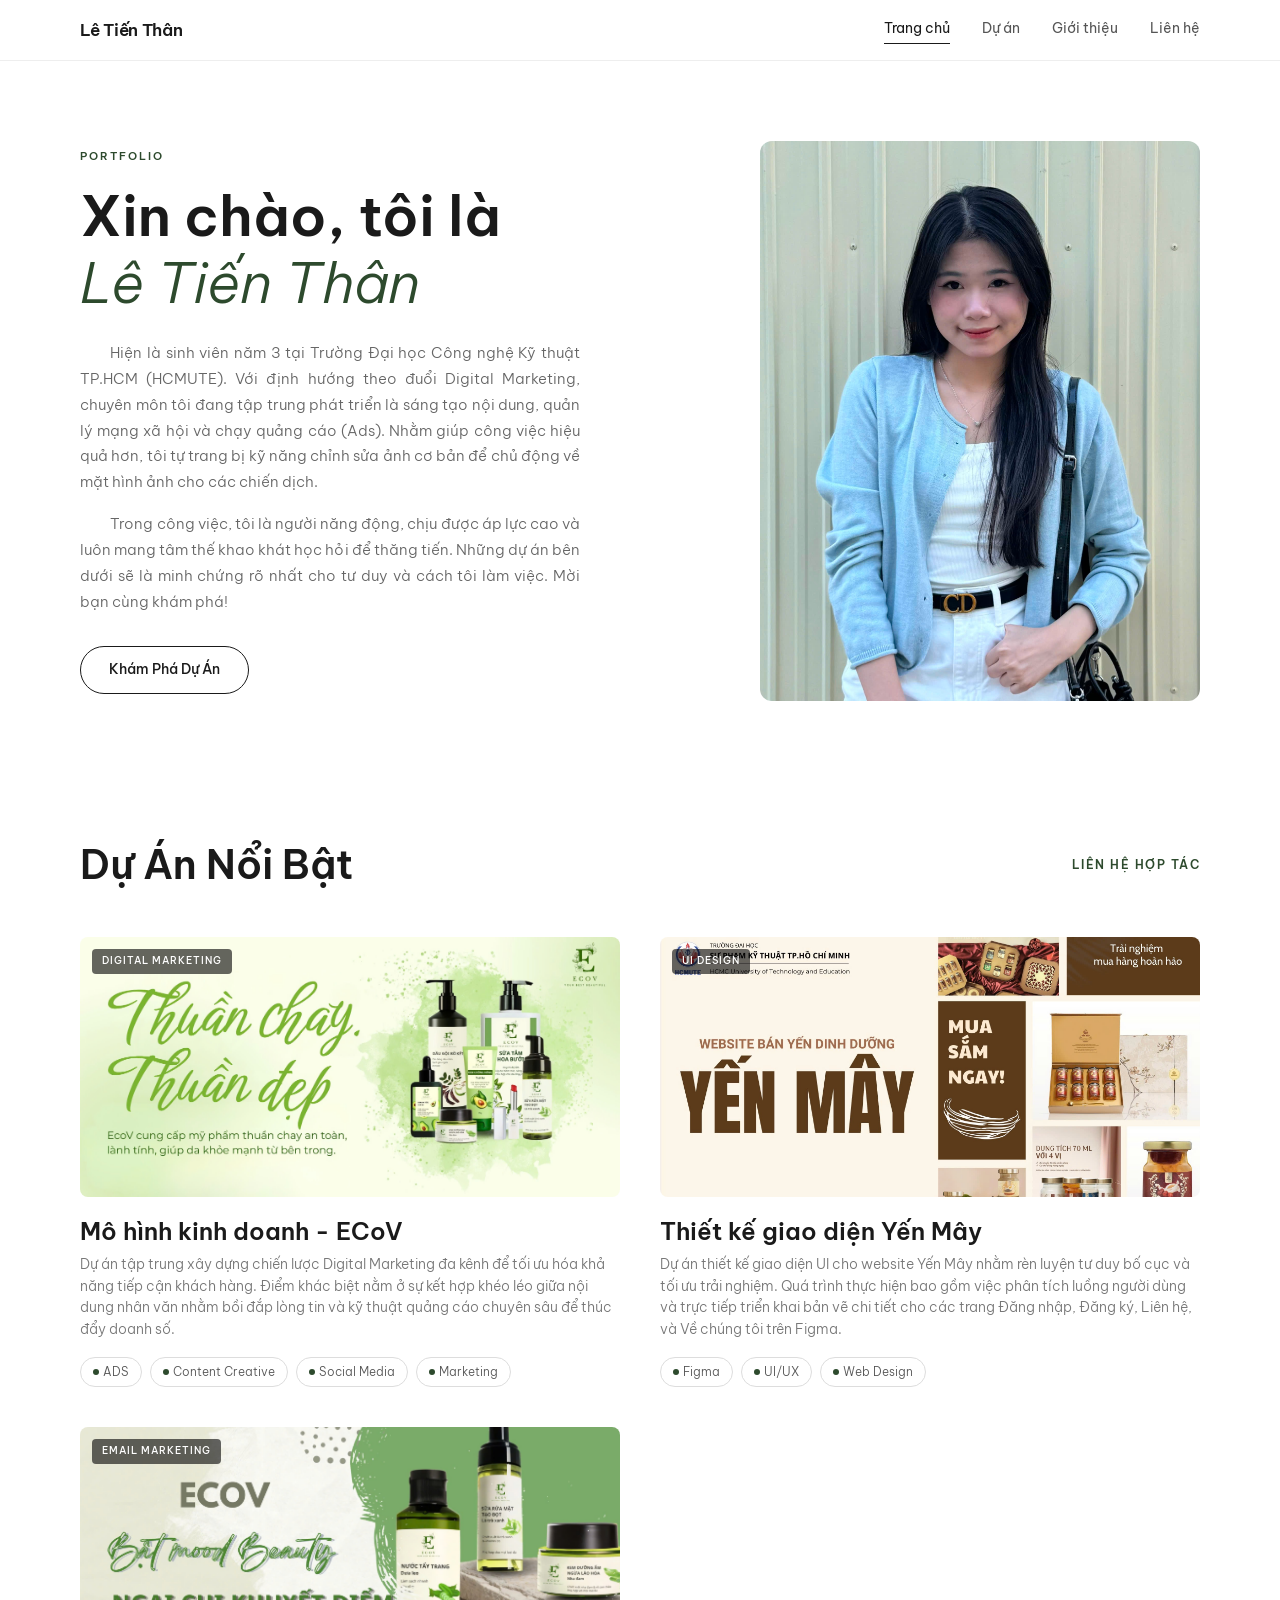
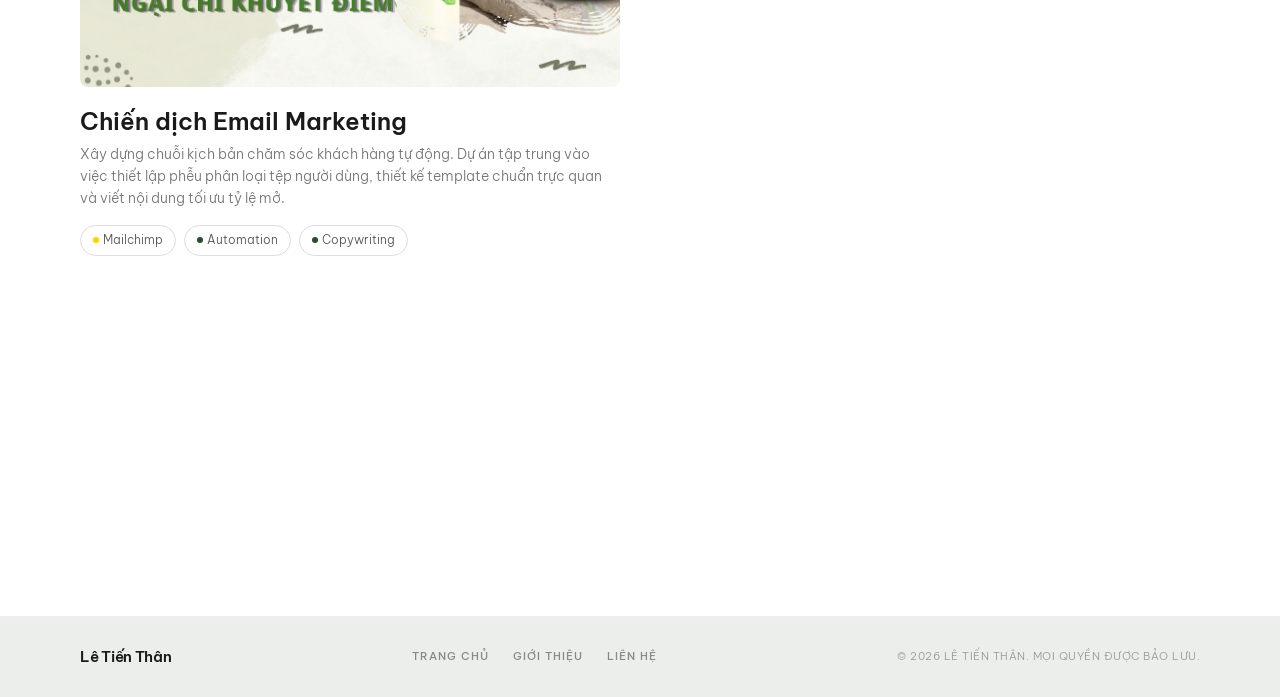
<file: index.html>
<!DOCTYPE html>
<html lang="vi">

<head>
  <meta charset="UTF-8">
  <meta name="viewport" content="width=device-width, initial-scale=1.0">
  <meta name="description" content="Portfolio cá nhân của Lê Tiến Thân - Sinh viên ngành Thương mại điện tử tại HCMUTE">
  <meta property="og:title" content="Lê Tiến Thân | Portfolio">
  <meta property="og:description" content="Sinh viên Thương mại điện tử tại HCMUTE - Digital Marketing, Content, Ads">
  <meta property="og:type" content="website">
  <title>Lê Tiến Thân | Trang Chủ</title>
  <link rel="stylesheet" href="https://cdnjs.cloudflare.com/ajax/libs/font-awesome/6.5.1/css/all.min.css"
    crossorigin="anonymous" referrerpolicy="no-referrer" />
  <link rel="stylesheet" href="styles.css">
  <script src="script.js" defer></script>
</head>

<body>

  <!-- HEADER -->
  <header class="header">
    <div class="container">
      <a href="index.html" class="logo">Lê Tiến Thân</a>
      <nav class="nav">
        <a href="index.html" class="active">Trang chủ</a>
        <a href="#projects">Dự án</a>
        <a href="about.html">Giới thiệu</a>
        <a href="contact.html">Liên hệ</a>
      </nav>
      <button class="menu-toggle" type="button" aria-expanded="false" aria-label="Mở menu điều hướng">
        <span></span>
        <span></span>
        <span></span>
      </button>
    </div>
  </header>

  <!-- HERO -->
  <section class="hero-home reveal">
    <div class="container">
      <div class="hero-content">
        <span class="label-text">Portfolio</span>
        <h1>Xin chào, tôi là <em class="serif-italic">Lê Tiến Thân</em></h1>
        <p>Hiện là sinh viên năm 3 tại Trường Đại học Công nghệ Kỹ thuật TP.HCM (HCMUTE). Với định hướng theo đuổi
          Digital Marketing, chuyên môn tôi đang tập trung phát triển là sáng tạo nội dung, quản lý mạng xã
          hội và chạy quảng cáo (Ads). Nhằm giúp công việc hiệu quả hơn, tôi tự trang bị kỹ năng chỉnh sửa ảnh cơ bản để
          chủ động về mặt hình ảnh cho các chiến dịch.</p>
        <p>Trong công việc, tôi là người năng động, chịu được áp lực cao và luôn mang tâm thế khao khát học hỏi để thăng
          tiến. Những dự án bên dưới sẽ là minh chứng rõ nhất cho tư duy và cách tôi làm việc. Mời bạn cùng khám phá!
        </p>
        <a href="#projects" class="btn-outline">Khám Phá Dự Án</a>
      </div>
      <div class="hero-image">
        <img src="images/profile.png" alt="Lê Tiến Thân"
          onerror="this.style.display='none'; this.parentElement.innerHTML='<div class=hero-image-placeholder>Thêm ảnh: images/profile.jpg</div>'">
      </div>
    </div>
  </section>

  <!-- PROJECTS -->
  <section class="projects-section reveal" id="projects">
    <div class="container">
      <div class="projects-header">
        <h2>Dự Án Nổi Bật</h2>
        <a href="contact.html">LIÊN HỆ HỢP TÁC</a>
      </div>
      <div class="projects-grid">

        <!-- Project 1: ECoV -->
        <a href="project-ecov.html" class="project-card">
          <div class="project-card-image">
            <span class="badge">Digital Marketing</span>
            <img src="images/project-1.png" alt="Mô hình kinh doanh - ECoV" onerror="this.style.display='none'">
          </div>
          <h3>Mô hình kinh doanh - ECoV</h3>
          <p>Dự án tập trung xây dựng chiến lược Digital Marketing đa kênh để tối ưu hóa khả năng tiếp cận khách hàng. Điểm khác biệt nằm ở sự kết hợp khéo léo giữa nội dung nhân văn nhằm bồi đắp lòng tin và kỹ thuật quảng cáo chuyên sâu để thúc đẩy doanh số.</p>
          <div class="project-tags">
            <span class="tag"><span class="dot"></span> ADS</span>
            <span class="tag"><span class="dot"></span> Content Creative</span>
            <span class="tag"><span class="dot"></span> Social Media</span>
            <span class="tag"><span class="dot"></span> Marketing</span>
          </div>
        </a>

        <!-- Project 2: Thiết kế UI/UX -->
        <a href="project-fbads.html" class="project-card">
          <div class="project-card-image">
            <span class="badge">UI Design</span>
            <img src="images/project-ym-cover.png" alt="Thiết kế UI/UX Yến Mây" onerror="this.style.display='none'">
          </div>
          <h3>Thiết kế giao diện Yến Mây</h3>
          <p>Dự án thiết kế giao diện UI cho website Yến Mây nhằm rèn luyện tư duy bố cục và tối ưu trải nghiệm. Quá trình thực hiện bao gồm việc phân tích luồng người dùng và trực tiếp triển khai bản vẽ chi tiết cho các trang Đăng nhập, Đăng ký, Liên hệ, và Về chúng tôi trên Figma.</p>
          <div class="project-tags">
            <span class="tag"><span class="dot"></span> Figma</span>
            <span class="tag"><span class="dot"></span> UI/UX</span>
            <span class="tag"><span class="dot"></span> Web Design</span>
          </div>
        </a>

        <!-- Project 3: Email Marketing -->
        <a href="project-email.html" class="project-card">
          <div class="project-card-image">
            <span class="badge">Email Marketing</span>
            <img src="images/project-email-cover.png" alt="Chiến dịch Email Marketing" onerror="this.style.display='none'">
          </div>
          <h3>Chiến dịch Email Marketing</h3>
          <p>Xây dựng chuỗi kịch bản chăm sóc khách hàng tự động. Dự án tập trung vào việc thiết lập phễu phân loại tệp người dùng, thiết kế template chuẩn trực quan và viết nội dung tối ưu tỷ lệ mở.</p>
          <div class="project-tags">
            <span class="tag"><span class="dot" style="background-color: #ffd200;"></span> Mailchimp</span>
            <span class="tag"><span class="dot"></span> Automation</span>
            <span class="tag"><span class="dot"></span> Copywriting</span>
          </div>
        </a>

      </div>
    </div>
  </section>

  <!-- CTA LIÊN HỆ -->
  <section class="cta-section reveal">
    <div class="container">
      <h2>Bạn muốn trao đổi thêm?</h2>
      <a href="contact.html" class="btn-primary">Liên Hệ Với Tôi</a>
    </div>
  </section>

  <!-- FOOTER -->
  <footer class="footer">
    <div class="container">
      <span class="footer-logo">Lê Tiến Thân</span>
      <div class="footer-links">
        <a href="index.html">Trang chủ</a>
        <a href="about.html">Giới thiệu</a>
        <a href="contact.html">Liên hệ</a>
      </div>
      <span class="footer-copyright">© 2026 LÊ TIẾN THÂN. MỌI QUYỀN ĐƯỢC BẢO LƯU.</span>
    </div>
  </footer>

  <!-- BACK TO TOP -->
  <button class="back-to-top" id="back-to-top" aria-label="Quay lại đầu trang">
    <i class="fa-solid fa-arrow-up"></i>
  </button>

</body>

</html>
</file>
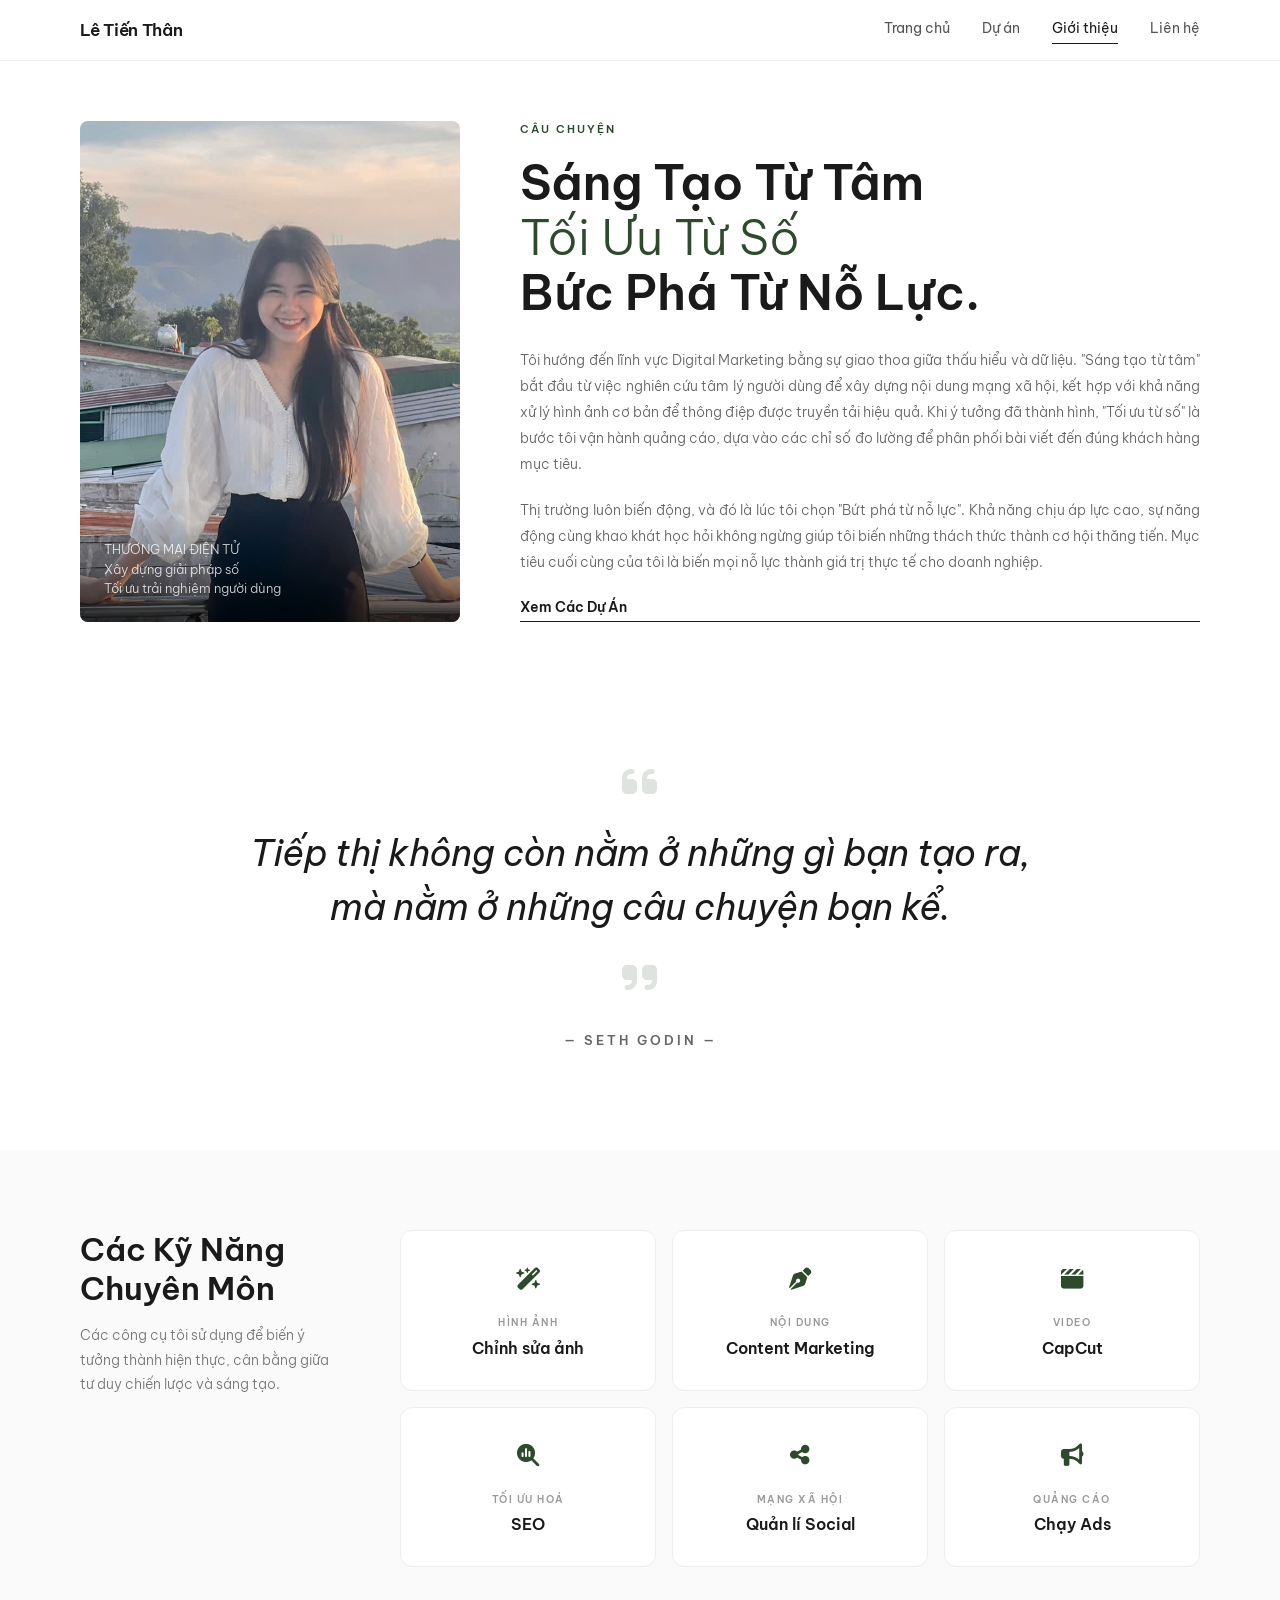
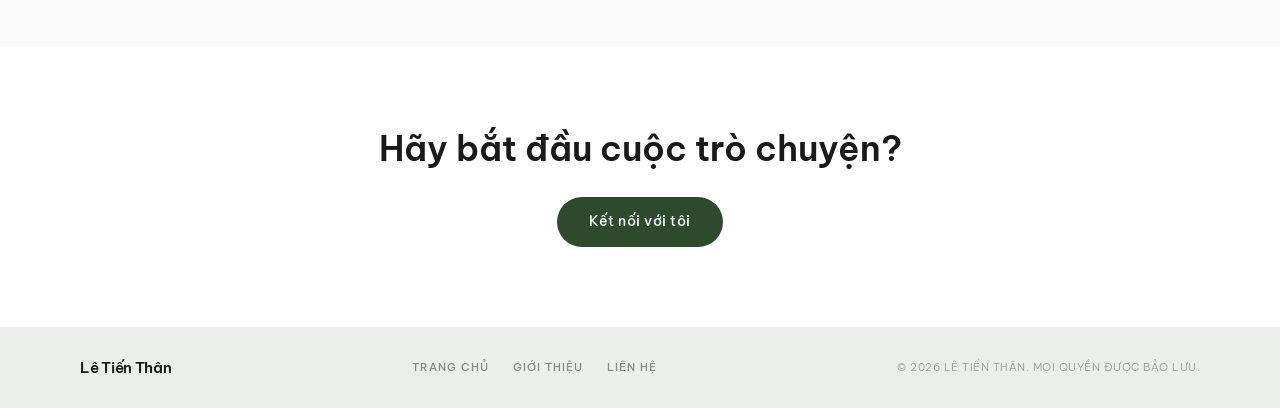
<file: about.html>
<!DOCTYPE html>
<html lang="vi">

<head>
  <meta charset="UTF-8">
  <meta name="viewport" content="width=device-width, initial-scale=1.0">
  <meta name="description" content="Giới thiệu về Lê Tiến Thân - Sinh viên Thương mại điện tử tại HCMUTE">
  <title>Lê Tiến Thân | Giới Thiệu</title>
  <link rel="stylesheet" href="https://cdnjs.cloudflare.com/ajax/libs/font-awesome/6.5.1/css/all.min.css"
    crossorigin="anonymous" referrerpolicy="no-referrer" />
  <link rel="stylesheet" href="styles.css">
  <script src="script.js" defer></script>
</head>

<body>

  <!-- HEADER -->
  <header class="header">
    <div class="container">
      <a href="index.html" class="logo">Lê Tiến Thân</a>
      <nav class="nav">
        <a href="index.html">Trang chủ</a>
        <a href="index.html#projects">Dự án</a>
        <a href="about.html" class="active">Giới thiệu</a>
        <a href="contact.html">Liên hệ</a>
      </nav>
      <button class="menu-toggle" type="button" aria-expanded="false" aria-label="Mở menu điều hướng">
        <span></span>
        <span></span>
        <span></span>
      </button>
    </div>
  </header>

  <!-- HERO ABOUT -->
  <section class="hero-about reveal">
    <div class="container">
      <div class="about-image">
        <!-- Thay ảnh: đặt file vào folder images/ và cập nhật src -->
        <img src="images/about.png" alt="Lê Tiến Thân" onerror="this.style.display='none'">
        <div class="about-image-overlay">
          <p>THƯƠNG MẠI ĐIỆN TỬ</p>
          <p>Xây dựng giải pháp số</p>
          <p>Tối ưu trải nghiệm người dùng</p>
        </div>
      </div>
      <div class="about-content">
        <span class="label-text">Câu Chuyện</span>
        <h1>Sáng Tạo Từ Tâm<br><em>Tối Ưu Từ Số</em><br>Bức Phá Từ Nỗ Lực.</h1>
        <p class="description">
          Tôi hướng đến lĩnh vực Digital Marketing bằng sự giao thoa giữa thấu hiểu và dữ liệu.
          "Sáng tạo từ tâm" bắt đầu từ việc nghiên cứu tâm lý người dùng để xây dựng nội dung mạng xã hội, kết hợp với
          khả năng xử lý hình ảnh
          cơ bản để thông điệp được truyền tải hiệu quả. Khi ý tưởng đã thành hình, "Tối ưu từ số" là bước tôi vận hành
          quảng cáo, dựa vào các chỉ số đo lường để phân phối bài viết đến đúng khách hàng mục tiêu.
        </p>
        <p class="description">
          Thị trường luôn biến động, và đó là lúc tôi chọn "Bứt phá từ nỗ lực". Khả năng chịu áp lực cao, sự năng động
          cùng khao khát học hỏi không ngừng giúp tôi biến những thách thức thành cơ hội thăng tiến.
          Mục tiêu cuối cùng của tôi là biến mọi nỗ lực thành giá trị thực tế cho doanh nghiệp.
        </p>
        <a href="index.html#projects" class="view-link">Xem Các Dự Án</a>
      </div>
    </div>
  </section>

  <!-- QUOTE MANIFESTO -->
  <section class="quote-section reveal" style="padding: 60px 0 100px; text-align: center;">
    <div class="container" style="max-width: 900px; margin: 0 auto;">
      <i class="fa-solid fa-quote-left" style="font-size: 2.5rem; color: #2d4a2d; margin-bottom: 24px; opacity: 0.15; display: block;"></i>
      <h2 style="font-family: 'Be Vietnam Pro', serif; font-size: 2.25rem; line-height: 1.5; font-weight: 400; font-style: italic; color: #1a1a1a; margin-bottom: 24px;">
        Tiếp thị không còn nằm ở những gì bạn tạo ra, mà nằm ở những câu chuyện bạn kể.
      </h2>
      <i class="fa-solid fa-quote-right" style="font-size: 2.5rem; color: #2d4a2d; margin-bottom: 32px; opacity: 0.15; display: block;"></i>
      <p style="font-size: 0.8rem; letter-spacing: 3px; text-transform: uppercase; color: #666; font-weight: 600;">— Seth Godin —</p>
    </div>
  </section>

  <!-- SKILLS -->
  <section class="skills-section reveal">
    <div class="container">
      <div class="skills-intro">
        <h2>Các Kỹ Năng Chuyên Môn</h2>
        <p>Các công cụ tôi sử dụng để biến ý tưởng thành hiện thực, cân bằng giữa tư duy chiến lược và sáng tạo.</p>
      </div>
      <div class="skills-grid">

        <div class="skill-card">
          <div class="skill-icon"><i class="fa-solid fa-wand-magic-sparkles"></i></div>
          <div class="skill-label">Hình ảnh</div>
          <div class="skill-name">Chỉnh sửa ảnh</div>
        </div>

        <div class="skill-card">
          <div class="skill-icon"><i class="fa-solid fa-pen-nib"></i></div>
          <div class="skill-label">Nội dung</div>
          <div class="skill-name">Content Marketing</div>
        </div>

        <div class="skill-card">
          <div class="skill-icon"><i class="fa-solid fa-clapperboard"></i></div>
          <div class="skill-label">Video</div>
          <div class="skill-name">CapCut</div>
        </div>

        <div class="skill-card">
          <div class="skill-icon"><i class="fa-solid fa-magnifying-glass-chart"></i></div>
          <div class="skill-label">Tối ưu hoá</div>
          <div class="skill-name">SEO</div>
        </div>

        <div class="skill-card">
          <div class="skill-icon"><i class="fa-solid fa-share-nodes"></i></div>
          <div class="skill-label">Mạng xã hội</div>
          <div class="skill-name">Quản lí Social</div>
        </div>

        <div class="skill-card">
          <div class="skill-icon"><i class="fa-solid fa-bullhorn"></i></div>
          <div class="skill-label">Quảng cáo</div>
          <div class="skill-name">Chạy Ads</div>
        </div>

      </div>
    </div>
  </section>

  <!-- CTA -->
  <section class="cta-section reveal">
    <div class="container">
      <h2>Hãy bắt đầu cuộc trò chuyện?</h2>
      <a href="contact.html" class="btn-primary">Kết nối với tôi</a>
    </div>
  </section>

  <!-- FOOTER -->
  <footer class="footer">
    <div class="container">
      <span class="footer-logo">Lê Tiến Thân</span>
      <div class="footer-links">
        <a href="index.html">Trang chủ</a>
        <a href="about.html">Giới thiệu</a>
        <a href="contact.html">Liên hệ</a>
      </div>
      <span class="footer-copyright">© 2026 LÊ TIẾN THÂN. MỌI QUYỀN ĐƯỢC BẢO LƯU.</span>
    </div>
  </footer>

  <!-- BACK TO TOP -->
  <button class="back-to-top" id="back-to-top" aria-label="Quay lại đầu trang">
    <i class="fa-solid fa-arrow-up"></i>
  </button>

</body>

</html>
</file>
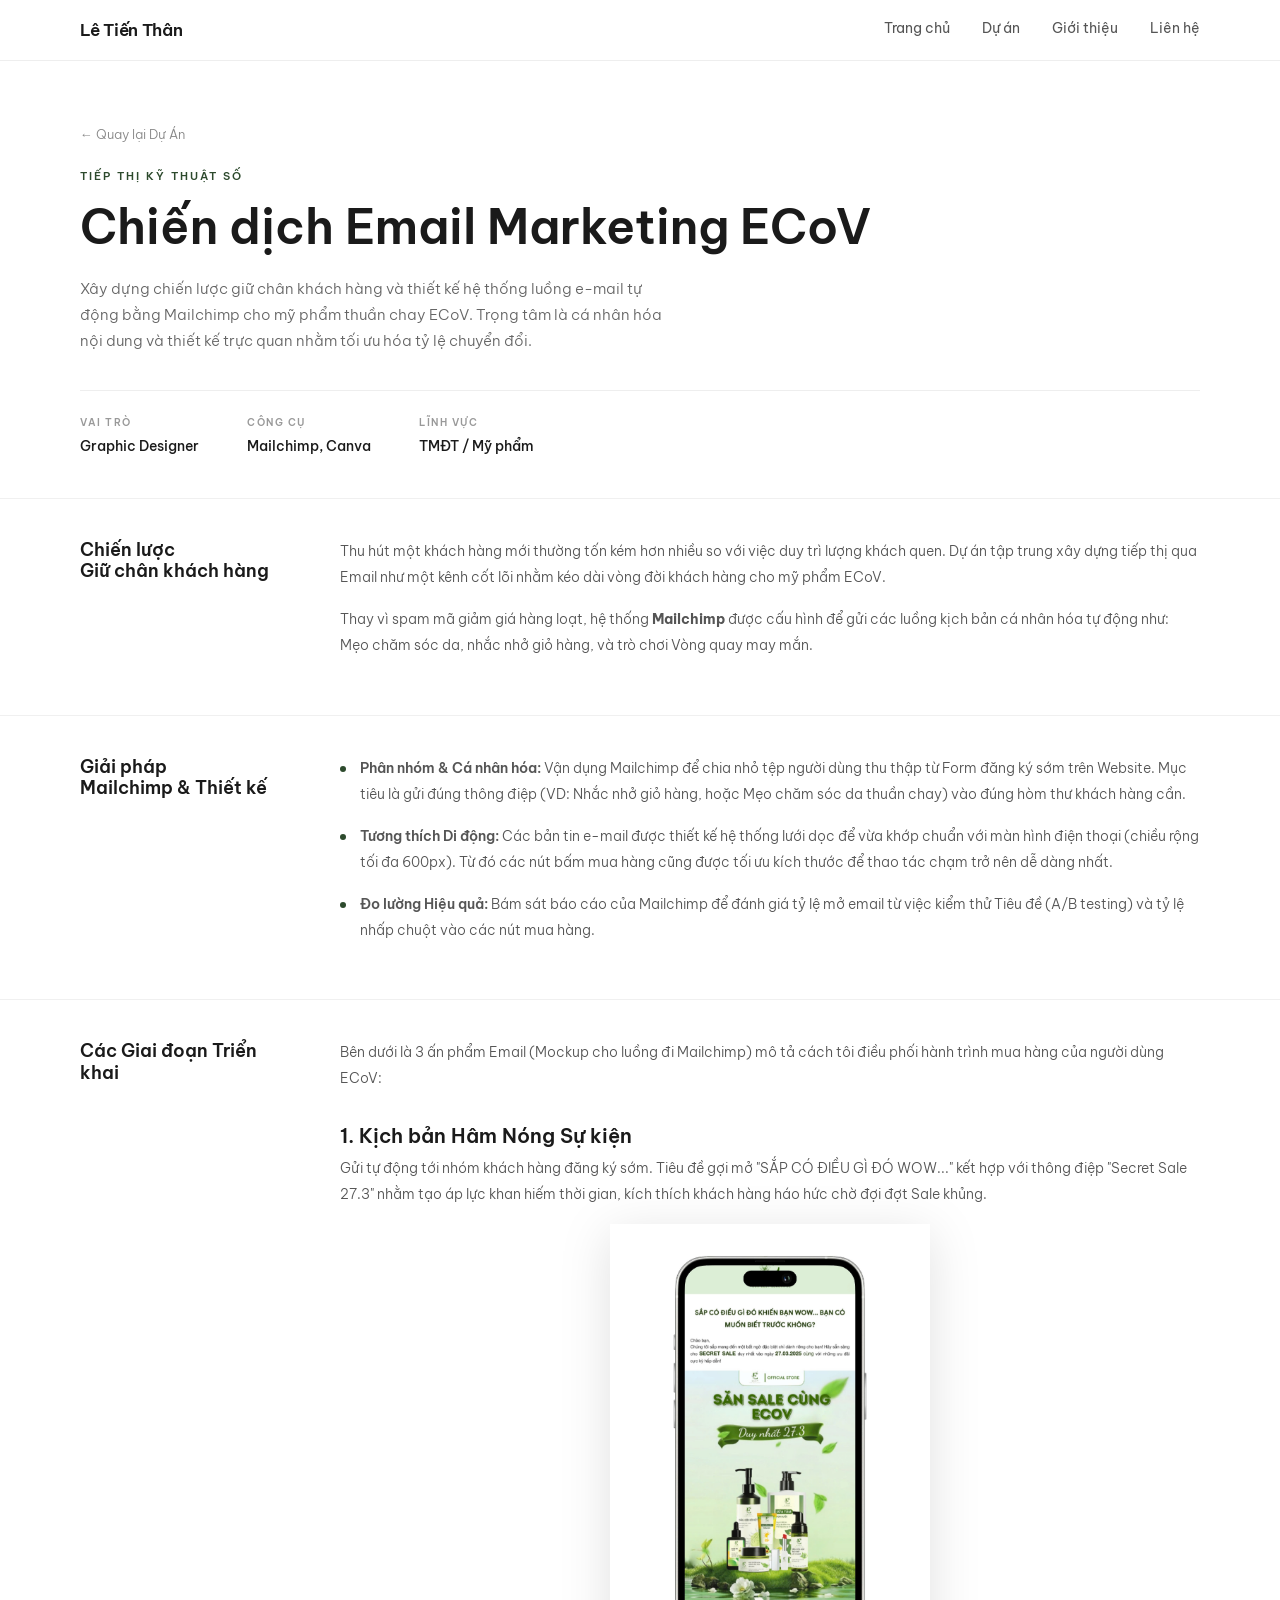
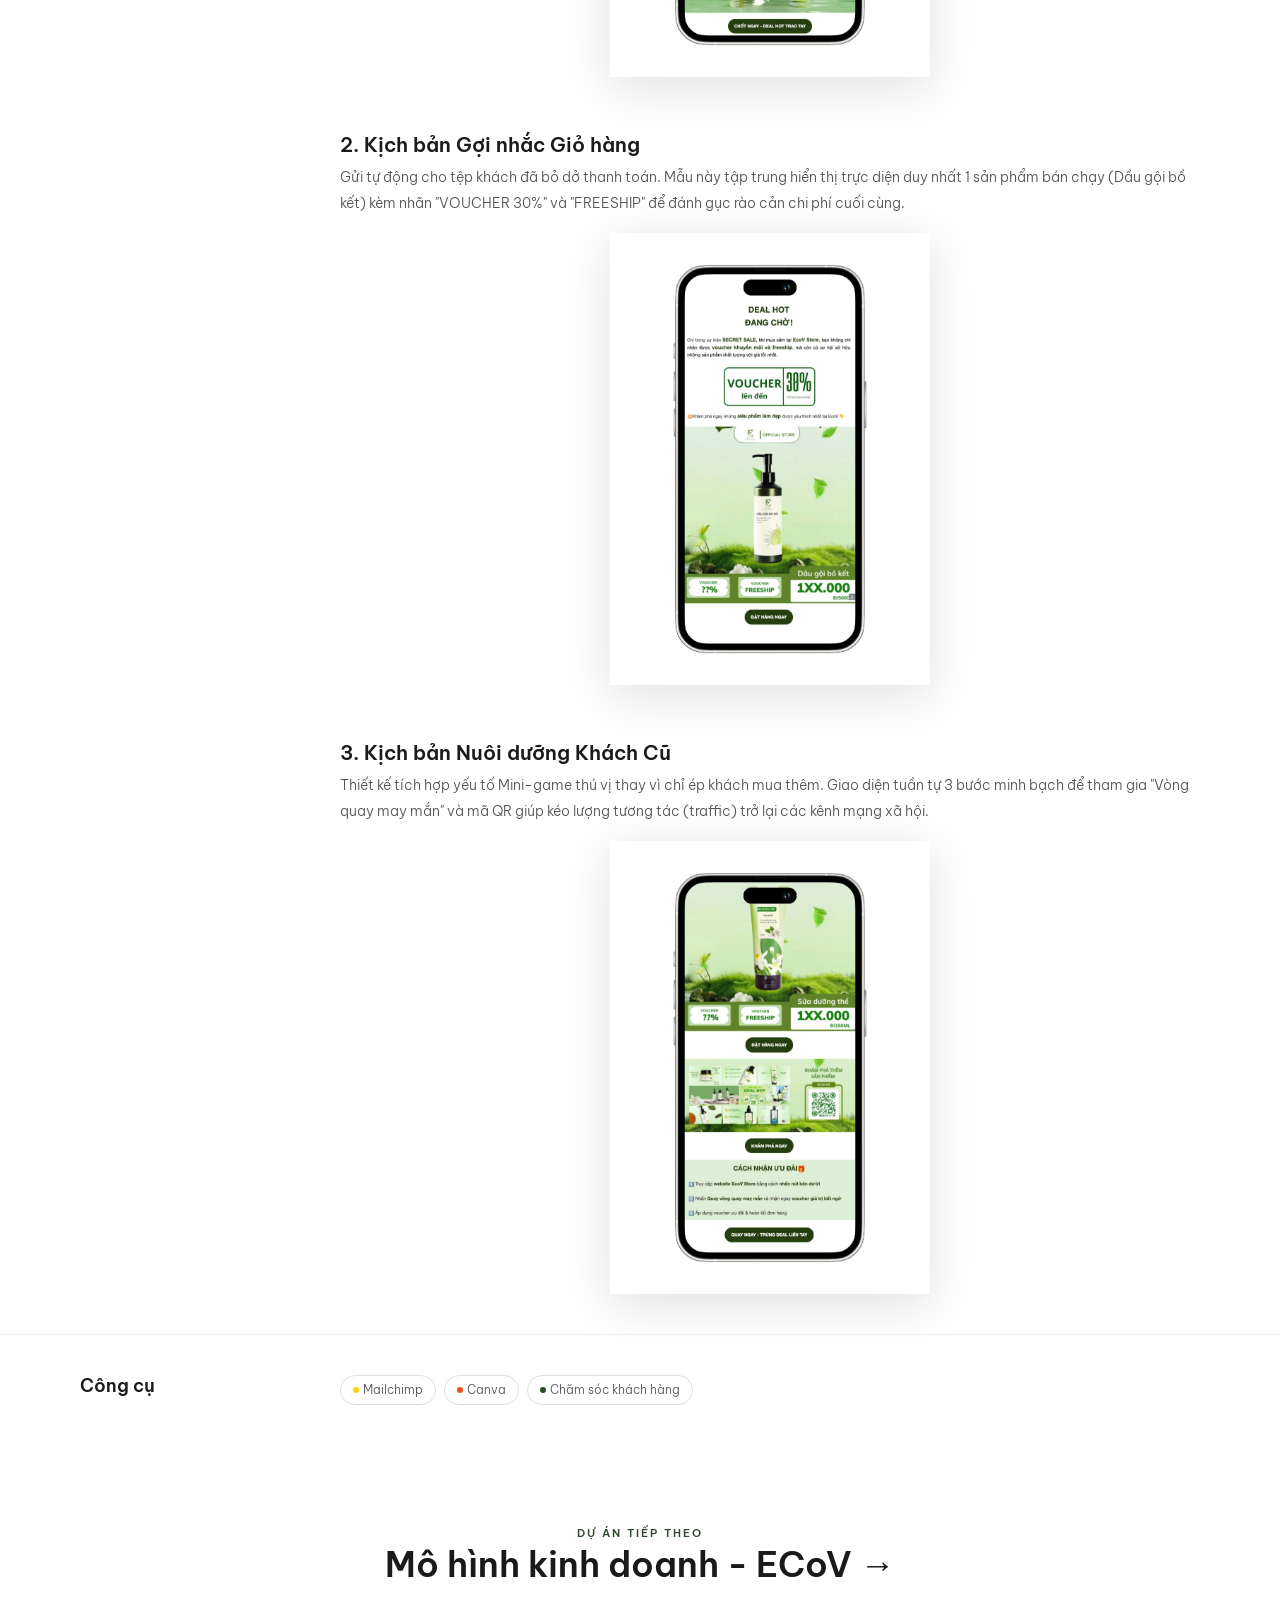
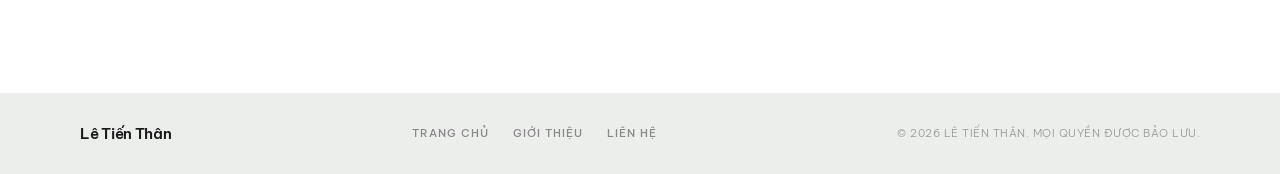
<file: project-email.html>
<!DOCTYPE html>
<html lang="vi">
<head>
  <meta charset="UTF-8">
  <meta name="viewport" content="width=device-width, initial-scale=1.0">
  <meta name="description" content="Chiến dịch Email Marketing tự động với Mailchimp | CRM | Lê Tiến Thân">
  <title>Lê Tiến Thân | Email Marketing</title>
  <link rel="stylesheet" href="https://cdnjs.cloudflare.com/ajax/libs/font-awesome/6.5.1/css/all.min.css" crossorigin="anonymous" referrerpolicy="no-referrer" />
  <link rel="stylesheet" href="styles.css">
  <script src="script.js" defer></script>
</head>
<body>

  <!-- HEADER -->
  <header class="header">
    <div class="container">
      <a href="index.html" class="logo">Lê Tiến Thân</a>
      <nav class="nav">
        <a href="index.html">Trang chủ</a>
        <a href="index.html#projects">Dự án</a>
        <a href="about.html">Giới thiệu</a>
        <a href="contact.html">Liên hệ</a>
      </nav>
      <button class="menu-toggle" type="button" aria-expanded="false" aria-label="Mở menu điều hướng">
        <span></span>
        <span></span>
        <span></span>
      </button>
    </div>
  </header>

  <!-- PROJECT HERO -->
  <section class="project-detail-hero reveal">
    <div class="container">
      <a href="index.html#projects" class="back-link">← Quay lại Dự Án</a>
      <span class="label-text">Tiếp thị Kỹ thuật số</span>
      <h1>Chiến dịch Email Marketing ECoV</h1>
      <p class="project-detail-subtitle">Xây dựng chiến lược giữ chân khách hàng và thiết kế hệ thống luồng e-mail tự động bằng Mailchimp cho mỹ phẩm thuần chay ECoV. Trọng tâm là cá nhân hóa nội dung và thiết kế trực quan nhằm tối ưu hóa tỷ lệ chuyển đổi.</p>
      <div class="project-meta">
        <div class="meta-item">
          <span class="meta-label">Vai trò</span>
          <span class="meta-value">Graphic Designer</span>
        </div>
        <div class="meta-item">
          <span class="meta-label">Công cụ</span>
          <span class="meta-value">Mailchimp, Canva</span>
        </div>
        <div class="meta-item">
          <span class="meta-label">Lĩnh vực</span>
          <span class="meta-value">TMĐT / Mỹ phẩm</span>
        </div>
      </div>
    </div>
  </section>

  <!-- PROJECT CONTENT (OVERVIEW) -->
  <section class="project-detail-content">
    <div class="container">
      <div class="content-grid">
        <div class="content-sidebar">
          <h3>Chiến lược <br>Giữ chân khách hàng</h3>
        </div>
        <div class="content-main">
          <p>Thu hút một khách hàng mới thường tốn kém hơn nhiều so với việc duy trì lượng khách quen. Dự án tập trung xây dựng tiếp thị qua Email như một kênh cốt lõi nhằm kéo dài vòng đời khách hàng cho mỹ phẩm ECoV.</p>
          <p>Thay vì spam mã giảm giá hàng loạt, hệ thống <strong>Mailchimp</strong> được cấu hình để gửi các luồng kịch bản cá nhân hóa tự động như: Mẹo chăm sóc da, nhắc nhở giỏ hàng, và trò chơi Vòng quay may mắn.</p>
        </div>
      </div>
    </div>
  </section>

  <!-- MAILCHIMP SKILLS -->
  <section class="project-detail-content">
    <div class="container">
      <div class="content-grid">
        <div class="content-sidebar">
          <h3>Giải pháp <br>Mailchimp & Thiết kế</h3>
        </div>
        <div class="content-main">
          <ul class="detail-list">
            <li><strong style="color: var(--primary-color);">Phân nhóm & Cá nhân hóa:</strong> Vận dụng Mailchimp để chia nhỏ tệp người dùng thu thập từ Form đăng ký sớm trên Website. Mục tiêu là gửi đúng thông điệp (VD: Nhắc nhở giỏ hàng, hoặc Mẹo chăm sóc da thuần chay) vào đúng hòm thư khách hàng cần.</li>
            <li><strong style="color: var(--primary-color);">Tương thích Di động:</strong> Các bản tin e-mail được thiết kế hệ thống lưới dọc để vừa khớp chuẩn với màn hình điện thoại (chiều rộng tối đa 600px). Từ đó các nút bấm mua hàng cũng được tối ưu kích thước để thao tác chạm trở nên dễ dàng nhất.</li>
            <li><strong style="color: var(--primary-color);">Đo lường Hiệu quả:</strong> Bám sát báo cáo của Mailchimp để đánh giá tỷ lệ mở email từ việc kiểm thử Tiêu đề (A/B testing) và tỷ lệ nhấp chuột vào các nút mua hàng.</li>
          </ul>
        </div>
      </div>
    </div>
  </section>

  <!-- HIGHLIGHT PAGES -->
  <section class="project-detail-content">
    <div class="container">
      <div class="content-grid">
        <div class="content-sidebar">
          <h3>Các Giai đoạn Triển khai</h3>
        </div>
        <div class="content-main">
          <p style="margin-bottom: 32px;">Bên dưới là 3 ấn phẩm Email (Mockup cho luồng đi Mailchimp) mô tả cách tôi điều phối hành trình mua hàng của người dùng ECoV:</p>
          
          <div class="figma-showcase">
            <div class="figma-item">
              <h4 class="figma-item-header">1. Kịch bản Hâm Nóng Sự kiện</h4>
              <p class="figma-item-desc">Gửi tự động tới nhóm khách hàng đăng ký sớm. Tiêu đề gợi mở "SẮP CÓ ĐIỀU GÌ ĐÓ WOW..." kết hợp với thông điệp "Secret Sale 27.3" nhằm tạo áp lực khan hiếm thời gian, kích thích khách hàng háo hức chờ đợi đợt Sale khủng.</p>
              <div class="email-mockup-wrapper">
                 <img src="images/email-1.png" alt="Thiết kế Template Email số 1" class="email-mockup-img" onerror="this.src='images/email-1.jpg'; this.onerror=function(){this.style.display='none'};">
              </div>
            </div>

            <div class="figma-item">
              <h4 class="figma-item-header">2. Kịch bản Gợi nhắc Giỏ hàng</h4>
              <p class="figma-item-desc">Gửi tự động cho tệp khách đã bỏ dở thanh toán. Mẫu này tập trung hiển thị trực diện duy nhất 1 sản phẩm bán chạy (Dầu gội bồ kết) kèm nhãn "VOUCHER 30%" và "FREESHIP" để đánh gục rào cản chi phí cuối cùng.</p>
              <div class="email-mockup-wrapper">
                 <img src="images/email-2.png" alt="Thiết kế Template Email số 2" class="email-mockup-img" onerror="this.src='images/email-2.jpg'; this.onerror=function(){this.style.display='none'};">
              </div>
            </div>

            <div class="figma-item">
              <h4 class="figma-item-header">3. Kịch bản Nuôi dưỡng Khách Cũ</h4>
              <p class="figma-item-desc">Thiết kế tích hợp yếu tố Mini-game thú vị thay vì chỉ ép khách mua thêm. Giao diện tuần tự 3 bước minh bạch để tham gia "Vòng quay may mắn" và mã QR giúp kéo lượng tương tác (traffic) trở lại các kênh mạng xã hội.</p>
              <div class="email-mockup-wrapper">
                 <img src="images/email-3.png" alt="Thiết kế Template Email số 3" class="email-mockup-img" onerror="this.src='images/email-3.jpg'; this.onerror=function(){this.style.display='none'};">
              </div>
            </div>
          </div>

        </div>
      </div>
    </div>
  </section>

  <!-- STACK & TOOLS -->
  <section class="project-detail-content">
    <div class="container">
      <div class="content-grid">
        <div class="content-sidebar">
          <h3>Công cụ</h3>
        </div>
        <div class="content-main">
          <div class="project-tags">
            <span class="tag"><span class="dot" style="background-color: #ffd200;"></span> Mailchimp</span>
            <span class="tag"><span class="dot" style="background-color: #F24E1E;"></span> Canva</span>
            <span class="tag"><span class="dot"></span> Chăm sóc khách hàng</span>
          </div>
        </div>
      </div>
    </div>
  </section>

  <!-- NEXT PROJECT -->
  <section class="cta-section">
    <div class="container">
      <p class="label-text">Dự án tiếp theo</p>
      <h2><a href="project-ecov.html">Mô hình kinh doanh - ECoV →</a></h2>
    </div>
  </section>

  <!-- FOOTER -->
  <footer class="footer">
    <div class="container">
      <span class="footer-logo">Lê Tiến Thân</span>
      <div class="footer-links">
        <a href="index.html">Trang chủ</a>
        <a href="about.html">Giới thiệu</a>
        <a href="contact.html">Liên hệ</a>
      </div>
      <span class="footer-copyright">© 2026 LÊ TIẾN THÂN. MỌI QUYỀN ĐƯỢC BẢO LƯU.</span>
    </div>
  </footer>

  <!-- BACK TO TOP -->
  <button class="back-to-top" id="back-to-top" aria-label="Quay lại đầu trang">
    <i class="fa-solid fa-arrow-up"></i>
  </button>

</body>
</html>
</file>
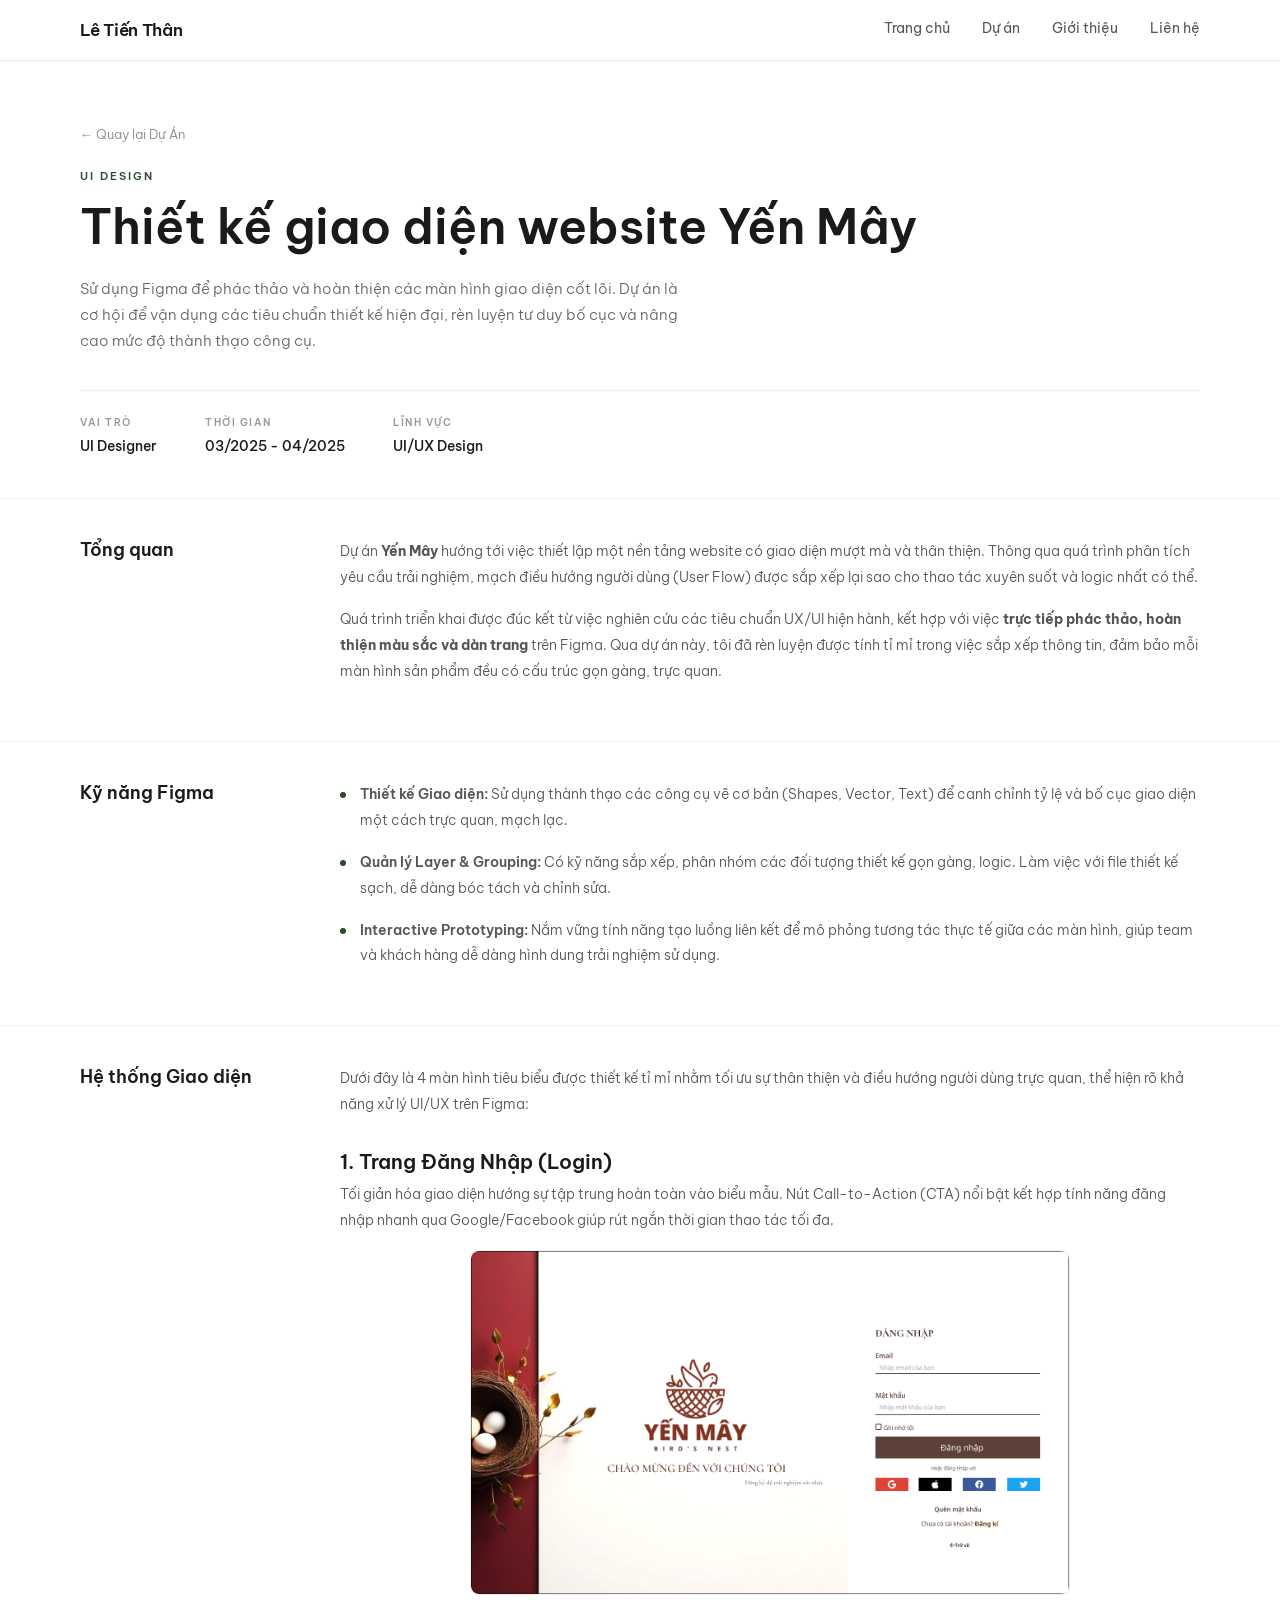
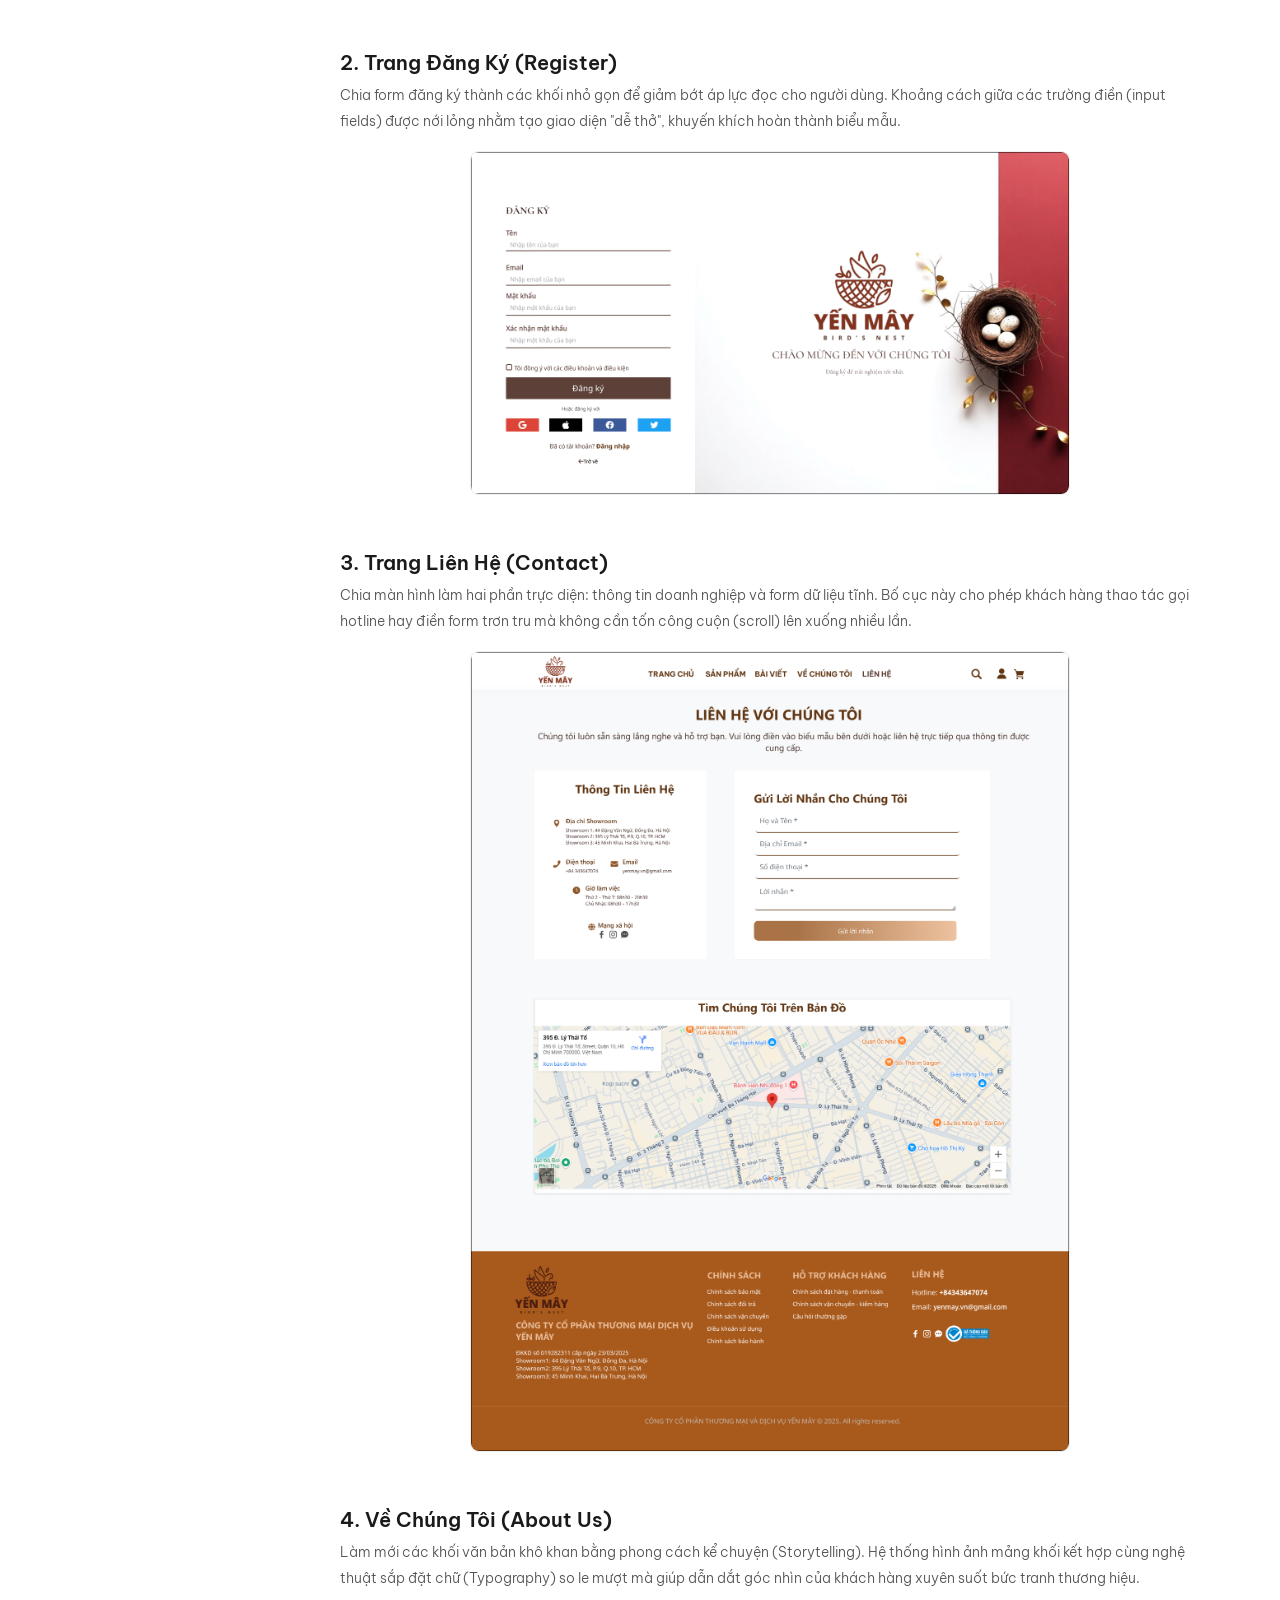
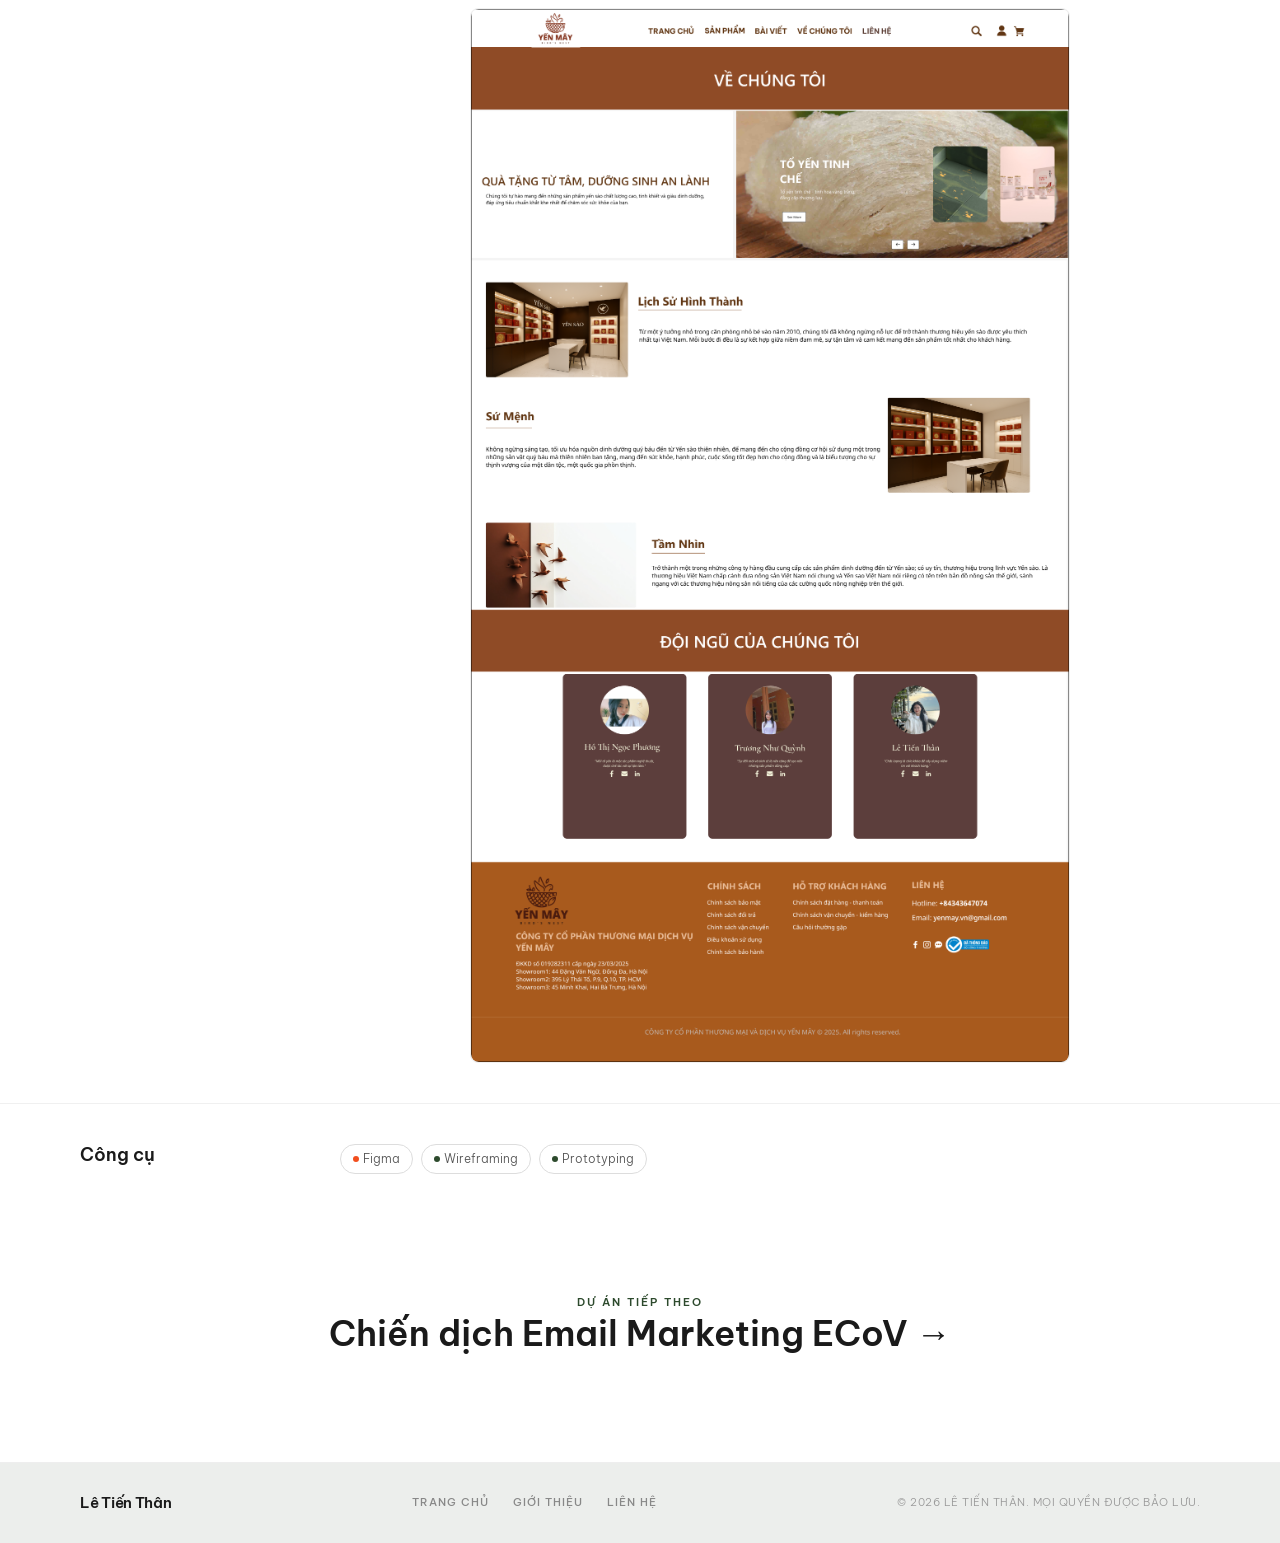
<file: project-fbads.html>
<!DOCTYPE html>
<html lang="vi">
<head>
  <meta charset="UTF-8">
  <meta name="viewport" content="width=device-width, initial-scale=1.0">
  <meta name="description" content="Thiết kế giao diện website Yến Mây bằng Figma | UI/UX Design | Lê Tiến Thân">
  <title>Lê Tiến Thân | Thiết kế UI/UX</title>
  <link rel="stylesheet" href="https://cdnjs.cloudflare.com/ajax/libs/font-awesome/6.5.1/css/all.min.css" crossorigin="anonymous" referrerpolicy="no-referrer" />
  <link rel="stylesheet" href="styles.css">
  <script src="script.js" defer></script>
</head>
<body>

  <!-- HEADER -->
  <header class="header">
    <div class="container">
      <a href="index.html" class="logo">Lê Tiến Thân</a>
      <nav class="nav">
        <a href="index.html">Trang chủ</a>
        <a href="index.html#projects">Dự án</a>
        <a href="about.html">Giới thiệu</a>
        <a href="contact.html">Liên hệ</a>
      </nav>
      <button class="menu-toggle" type="button" aria-expanded="false" aria-label="Mở menu điều hướng">
        <span></span>
        <span></span>
        <span></span>
      </button>
    </div>
  </header>

  <!-- PROJECT HERO -->
  <section class="project-detail-hero reveal">
    <div class="container">
      <a href="index.html#projects" class="back-link">← Quay lại Dự Án</a>
      <span class="label-text">UI Design</span>
      <h1>Thiết kế giao diện website Yến Mây</h1>
      <p class="project-detail-subtitle">Sử dụng Figma để phác thảo và hoàn thiện các màn hình giao diện cốt lõi. Dự án là cơ hội để vận dụng các tiêu chuẩn thiết kế hiện đại, rèn luyện tư duy bố cục và nâng cao mức độ thành thạo công cụ.</p>
      <div class="project-meta">
        <div class="meta-item">
          <span class="meta-label">Vai trò</span>
          <span class="meta-value">UI Designer</span>
        </div>
        <div class="meta-item">
          <span class="meta-label">Thời gian</span>
          <span class="meta-value">03/2025 - 04/2025</span>
        </div>
        <div class="meta-item">
          <span class="meta-label">Lĩnh vực</span>
          <span class="meta-value">UI/UX Design</span>
        </div>
      </div>
    </div>
  </section>

  <!-- PROJECT CONTENT -->
  <section class="project-detail-content">
    <div class="container">
      <div class="content-grid">
        <div class="content-sidebar">
          <h3>Tổng quan</h3>
        </div>
        <div class="content-main">
          <p>Dự án <strong>Yến Mây</strong> hướng tới việc thiết lập một nền tảng website có giao diện mượt mà và thân thiện. Thông qua quá trình phân tích yêu cầu trải nghiệm, mạch điều hướng người dùng (User Flow) được sắp xếp lại sao cho thao tác xuyên suốt và logic nhất có thể.</p>
          <p>Quá trình triển khai được đúc kết từ việc nghiên cứu các tiêu chuẩn UX/UI hiện hành, kết hợp với việc <strong>trực tiếp phác thảo, hoàn thiện màu sắc và dàn trang</strong> trên Figma. Qua dự án này, tôi đã rèn luyện được tính tỉ mỉ trong việc sắp xếp thông tin, đảm bảo mỗi màn hình sản phẩm đều có cấu trúc gọn gàng, trực quan.</p>
        </div>
      </div>
    </div>
  </section>

  <!-- FIGMA SKILLS -->
  <section class="project-detail-content">
    <div class="container">
      <div class="content-grid">
        <div class="content-sidebar">
          <h3>Kỹ năng Figma</h3>
        </div>
        <div class="content-main">
          <ul class="detail-list">
            <li><strong style="color: var(--primary-color);">Thiết kế Giao diện:</strong> Sử dụng thành thạo các công cụ vẽ cơ bản (Shapes, Vector, Text) để canh chỉnh tỷ lệ và bố cục giao diện một cách trực quan, mạch lạc.</li>
            <li><strong style="color: var(--primary-color);">Quản lý Layer & Grouping:</strong> Có kỹ năng sắp xếp, phân nhóm các đối tượng thiết kế gọn gàng, logic. Làm việc với file thiết kế sạch, dễ dàng bóc tách và chỉnh sửa.</li>
            <li><strong style="color: var(--primary-color);">Interactive Prototyping:</strong> Nắm vững tính năng tạo luồng liên kết để mô phỏng tương tác thực tế giữa các màn hình, giúp team và khách hàng dễ dàng hình dung trải nghiệm sử dụng.</li>
          </ul>
        </div>
      </div>
    </div>
  </section>

  <!-- HIGHLIGHT PAGES -->
  <section class="project-detail-content">
    <div class="container">
      <div class="content-grid">
        <div class="content-sidebar">
          <h3>Hệ thống Giao diện</h3>
        </div>
        <div class="content-main">
          <p style="margin-bottom: 32px;">Dưới đây là 4 màn hình tiêu biểu được thiết kế tỉ mỉ nhằm tối ưu sự thân thiện và điều hướng người dùng trực quan, thể hiện rõ khả năng xử lý UI/UX trên Figma:</p>
          
          <div class="figma-showcase">
            <div class="figma-item">
              <h4 class="figma-item-header">1. Trang Đăng Nhập (Login)</h4>
              <p class="figma-item-desc">Tối giản hóa giao diện hướng sự tập trung hoàn toàn vào biểu mẫu. Nút Call-to-Action (CTA) nổi bật kết hợp tính năng đăng nhập nhanh qua Google/Facebook giúp rút ngắn thời gian thao tác tối đa.</p>
              <div class="result-img-wrapper">
                 <img src="images/ym-login.png" alt="Trang đăng nhập - Yến Mây" onerror="this.src='images/ym-login.jpg'; this.onerror=function(){this.style.display='none'};">
              </div>
            </div>

            <div class="figma-item">
              <h4 class="figma-item-header">2. Trang Đăng Ký (Register)</h4>
              <p class="figma-item-desc">Chia form đăng ký thành các khối nhỏ gọn để giảm bớt áp lực đọc cho người dùng. Khoảng cách giữa các trường điền (input fields) được nới lỏng nhằm tạo giao diện "dễ thở", khuyến khích hoàn thành biểu mẫu.</p>
              <div class="result-img-wrapper">
                 <img src="images/ym-register.png" alt="Trang đăng ký - Yến Mây" onerror="this.src='images/ym-register.jpg'; this.onerror=function(){this.style.display='none'};">
              </div>
            </div>

            <div class="figma-item">
              <h4 class="figma-item-header">3. Trang Liên Hệ (Contact)</h4>
              <p class="figma-item-desc">Chia màn hình làm hai phần trực diện: thông tin doanh nghiệp và form dữ liệu tĩnh. Bố cục này cho phép khách hàng thao tác gọi hotline hay điền form trơn tru mà không cần tốn công cuộn (scroll) lên xuống nhiều lần.</p>
              <div class="result-img-wrapper">
                 <img src="images/ym-contact.png" alt="Trang liên hệ - Yến Mây" onerror="this.src='images/ym-contact.jpg'; this.onerror=function(){this.style.display='none'};">
              </div>
            </div>

            <div class="figma-item">
              <h4 class="figma-item-header">4. Về Chúng Tôi (About Us)</h4>
              <p class="figma-item-desc">Làm mới các khối văn bản khô khan bằng phong cách kể chuyện (Storytelling). Hệ thống hình ảnh mảng khối kết hợp cùng nghệ thuật sắp đặt chữ (Typography) so le mượt mà giúp dẫn dắt góc nhìn của khách hàng xuyên suốt bức tranh thương hiệu.</p>
              <div class="result-img-wrapper">
                 <img src="images/ym-about.png" alt="Trang về chúng tôi - Yến Mây" onerror="this.src='images/ym-about.jpg'; this.onerror=function(){this.style.display='none'};">
              </div>
            </div>
          </div>

        </div>
      </div>
    </div>
  </section>

  <!-- STACK & TOOLS -->
  <section class="project-detail-content">
    <div class="container">
      <div class="content-grid">
        <div class="content-sidebar">
          <h3>Công cụ</h3>
        </div>
        <div class="content-main">
          <div class="project-tags">
            <span class="tag"><span class="dot" style="background-color: #F24E1E;"></span> Figma</span>
            <span class="tag"><span class="dot"></span> Wireframing</span>
            <span class="tag"><span class="dot"></span> Prototyping</span>
          </div>
        </div>
      </div>
    </div>
  </section>

  <!-- NEXT PROJECT -->
  <section class="cta-section">
    <div class="container">
      <p class="label-text">Dự án tiếp theo</p>
      <h2><a href="project-email.html">Chiến dịch Email Marketing ECoV →</a></h2>
    </div>
  </section>

  <!-- FOOTER -->
  <footer class="footer">
    <div class="container">
      <span class="footer-logo">Lê Tiến Thân</span>
      <div class="footer-links">
        <a href="index.html">Trang chủ</a>
        <a href="about.html">Giới thiệu</a>
        <a href="contact.html">Liên hệ</a>
      </div>
      <span class="footer-copyright">© 2026 LÊ TIẾN THÂN. MỌI QUYỀN ĐƯỢC BẢO LƯU.</span>
    </div>
  </footer>

  <!-- BACK TO TOP -->
  <button class="back-to-top" id="back-to-top" aria-label="Quay lại đầu trang">
    <i class="fa-solid fa-arrow-up"></i>
  </button>

</body>
</html>
</file>
<file: styles.css>
/* ===== RESET & BASE ===== */
@import url('https://fonts.googleapis.com/css2?family=Be+Vietnam+Pro:ital,wght@0,300;0,400;0,500;0,600;0,700;1,300;1,400&display=swap');

*,
*::before,
*::after {
  margin: 0;
  padding: 0;
  box-sizing: border-box;
}

html {
  scroll-behavior: smooth;
}

body {
  font-family: 'Be Vietnam Pro', sans-serif;
  font-size: 16px;
  line-height: 1.6;
  color: #1a1a1a;
  background-color: #ffffff;
  font-weight: 300;
  -webkit-font-smoothing: antialiased;
}

a {
  text-decoration: none;
  color: inherit;
  transition: color 0.3s ease;
}

img {
  max-width: 100%;
  height: auto;
  display: block;
}

ul,
ol {
  list-style: none;
}

button {
  cursor: pointer;
  border: none;
  background: none;
  font-family: inherit;
}

input,
textarea {
  font-family: inherit;
  outline: none;
}

/* ===== TYPOGRAPHY ===== */
h1,
h2,
h3,
h4,
h5,
h6 {
  font-family: 'Be Vietnam Pro', sans-serif;
  font-weight: 600;
  line-height: 1.2;
}

h1 {
  font-size: 3.5rem;
}

h2 {
  font-size: 2.5rem;
}

h3 {
  font-size: 1.5rem;
}

h4 {
  font-size: 1.125rem;
}

.serif-italic {
  font-family: 'Be Vietnam Pro', sans-serif;
  font-weight: 300;
  font-style: italic;
  color: #2d4a2d;
}

.label-text {
  font-size: 0.7rem;
  font-weight: 600;
  letter-spacing: 2px;
  text-transform: uppercase;
  color: #2d4a2d;
}

/* ===== CONTAINER ===== */
.container {
  max-width: 1200px;
  margin: 0 auto;
  padding: 0 40px;
}

/* ===== HEADER / NAV ===== */
.header {
  position: sticky;
  top: 0;
  z-index: 100;
  background: #fff;
  border-bottom: 1px solid #eee;
}

.header .container {
  display: flex;
  justify-content: space-between;
  align-items: center;
  height: 60px;
  position: relative;
}

.logo {
  font-family: 'Be Vietnam Pro', sans-serif;
  font-size: 1.05rem;
  font-weight: 600;
  letter-spacing: -0.3px;
  color: #1a1a1a;
  display: inline-block;
  white-space: nowrap;
  flex-shrink: 0;
}

.nav {
  display: flex;
  align-items: center;
  gap: 32px;
}

.nav a {
  font-size: 0.85rem;
  font-weight: 400;
  color: #555;
  position: relative;
  padding-bottom: 2px;
}

.nav a:hover,
.nav a.active {
  color: #1a1a1a;
}

.nav a.active::after {
  content: '';
  position: absolute;
  bottom: -2px;
  left: 0;
  right: 0;
  height: 1px;
  background: #1a1a1a;
}

.menu-toggle {
  display: none;
  flex-direction: column;
  align-items: center;
  justify-content: center;
  gap: 5px;
  cursor: pointer;
  width: 44px;
  height: 44px;
  padding: 0;
}

.menu-toggle span {
  width: 24px;
  height: 2px;
  background: #1a1a1a;
  transition: transform 0.3s ease, opacity 0.3s ease;
}

.header.menu-open .menu-toggle span:nth-child(1) {
  transform: translateY(7px) rotate(45deg);
}

.header.menu-open .menu-toggle span:nth-child(2) {
  opacity: 0;
}

.header.menu-open .menu-toggle span:nth-child(3) {
  transform: translateY(-7px) rotate(-45deg);
}

/* ===== HERO - HOME ===== */
.hero-home {
  padding: 80px 0 60px;
}

.hero-home .container {
  display: flex;
  justify-content: space-between;
  align-items: center;
  gap: 60px;
}

.hero-content {
  flex: 1;
  max-width: 500px;
}

.hero-content .label-text {
  margin-bottom: 16px;
  display: block;
}
.hero-content h1 .serif-italic {
  display: inline-block;
  white-space: nowrap;
}
.hero-content h1 {
  margin-bottom: 24px;
}

.hero-content p {
  font-size: 0.95rem;
  color: #666;
  line-height: 1.7;
  margin-bottom: 16px;
  text-align: justify;
  text-indent: 2em;
}

.hero-content p:last-of-type {
  margin-bottom: 32px;
}

.hero-image {
  flex: 0 0 440px;
  height: 560px;
  border-radius: 12px;
  overflow: hidden;
  background: linear-gradient(135deg, #3a5a3a, #5a7a5a);
  position: relative;
}

.hero-image img {
  width: 100%;
  height: 100%;
  object-fit: cover;
}

.hero-image-placeholder {
  width: 100%;
  height: 100%;
  display: flex;
  align-items: center;
  justify-content: center;
  color: rgba(255, 255, 255, 0.5);
  font-size: 0.9rem;
}

/* ===== BUTTONS ===== */
.btn-outline {
  display: inline-block;
  padding: 12px 28px;
  border: 1.5px solid #1a1a1a;
  border-radius: 30px;
  font-size: 0.85rem;
  font-weight: 500;
  color: #1a1a1a;
  transition: all 0.3s ease;
}

.btn-outline:hover {
  background: #2d4a2d;;
  color: #fff;
}

.btn-primary {
  display: inline-block;
  padding: 14px 32px;
  background: #2d4a2d;
  color: #fff;
  border-radius: 30px;
  font-size: 0.85rem;
  font-weight: 500;
  letter-spacing: 0.5px;
  transition: all 0.3s ease;
  border: none;
}

.btn-primary:hover {
  background: #1e361e;
  transform: translateY(-1px);
}

.btn-primary:disabled {
  opacity: 0.7;
  cursor: not-allowed;
  transform: none;
}

.btn-dark {
  display: inline-flex;
  align-items: center;
  gap: 10px;
  padding: 16px 32px;
  background: #1a1a1a;
  color: #fff;
  border-radius: 0;
  font-size: 0.75rem;
  font-weight: 600;
  letter-spacing: 2px;
  text-transform: uppercase;
  transition: all 0.3s ease;
  border: none;
}

.btn-dark:hover {
  background: #333;
}

/* ===== PROJECTS SECTION ===== */
.projects-section {
  padding: 80px 0;
}

.projects-header {
  display: flex;
  justify-content: space-between;
  align-items: center;
  margin-bottom: 48px;
}

.projects-header a {
  font-size: 0.75rem;
  font-weight: 600;
  letter-spacing: 1.5px;
  text-transform: uppercase;
  color: #2d4a2d;
}

.projects-header a:hover {
  text-decoration: underline;
}

.projects-grid {
  display: grid;
  grid-template-columns: 1fr 1fr;
  gap: 40px;
}

.project-card {
  transition: transform 0.3s ease;
}

.project-card:hover {
  transform: translateY(-4px);
}

.project-card-image {
  width: 100%;
  height: 260px;
  border-radius: 8px;
  overflow: hidden;
  margin-bottom: 20px;
  background: #e8e8e8;
  position: relative;
}

.project-card-image img {
  width: 100%;
  height: 100%;
  object-fit: cover;
}

.project-card-image .badge {
  position: absolute;
  top: 12px;
  left: 12px;
  background: rgba(0, 0, 0, 0.6);
  color: #fff;
  padding: 4px 10px;
  border-radius: 4px;
  font-size: 0.65rem;
  font-weight: 500;
  letter-spacing: 1px;
  text-transform: uppercase;
}

.project-card h3 {
  margin-bottom: 8px;
  font-family: 'Be Vietnam Pro', sans-serif;
  font-weight: 600;
}

.project-card p {
  font-size: 0.85rem;
  color: #777;
  line-height: 1.6;
  margin-bottom: 16px;
}

.project-tags {
  display: flex;
  gap: 8px;
  flex-wrap: wrap;
}

.tag {
  display: inline-flex;
  align-items: center;
  gap: 4px;
  padding: 5px 12px;
  border: 1px solid #ddd;
  border-radius: 20px;
  font-size: 0.72rem;
  color: #555;
}

.tag .dot {
  width: 6px;
  height: 6px;
  border-radius: 50%;
  background: #2d4a2d;
}

/* ===== NEWSLETTER SECTION ===== */
.newsletter-section {
  padding: 60px 0;
  background: #f5f5f0;
  margin: 0;
}

.newsletter-section .container {
  max-width: 600px;
}

.newsletter-section h2 {
  font-size: 2rem;
  margin-bottom: 12px;
}

.newsletter-section p {
  font-size: 0.9rem;
  color: #777;
  margin-bottom: 32px;
}

.newsletter-form {
  display: flex;
  gap: 12px;
}

.newsletter-form input {
  flex: 1;
  padding: 14px 20px;
  border: 1px solid #ccc;
  border-radius: 30px;
  font-size: 0.85rem;
  background: #fff;
}

.newsletter-form input::placeholder {
  color: #aaa;
}

/* ===== FOOTER ===== */
.footer {
  padding: 28px 0;
  border-top: 1px solid #eee;
  background: #eceeec;
}

.footer .container {
  display: flex;
  justify-content: space-between;
  align-items: center;
  flex-wrap: wrap;
  gap: 16px;
}

.footer-logo {
  font-family: 'Be Vietnam Pro', sans-serif;
  font-size: 0.95rem;
  font-weight: 600;
  letter-spacing: -0.3px;
}

.footer-links {
  display: flex;
  gap: 24px;
}

.footer-links a {
  font-size: 0.7rem;
  font-weight: 500;
  letter-spacing: 1px;
  text-transform: uppercase;
  color: #888;
}

.footer-links a:hover {
  color: #1a1a1a;
}

.footer-copyright {
  font-size: 0.7rem;
  color: #999;
  letter-spacing: 0.5px;
}

/* ===== ABOUT PAGE - HERO ===== */
.hero-about {
  padding: 60px 0 80px;
}

.hero-about .container {
  display: flex;
  gap: 60px;
  align-items: stretch;
}

.about-image {
  flex: 0 0 380px;
  border-radius: 8px;
  overflow: hidden;
  background: linear-gradient(135deg, #555, #888);
  min-height: 450px;
  position: relative;
}

.about-image img {
  width: 100%;
  height: 100%;
  object-fit: cover;
}

.about-image-overlay {
  position: absolute;
  bottom: 0;
  left: 0;
  right: 0;
  padding: 24px;
  background: linear-gradient(transparent, rgba(0, 0, 0, 0.7));
  color: #fff;
}

.about-image-overlay p {
  font-size: 0.8rem;
  color: rgba(255, 255, 255, 0.8);
  line-height: 1.5;
}

.about-content {
  flex: 1;
  display: flex;
  flex-direction: column;
  justify-content: center;
}

.about-content .label-text {
  margin-bottom: 16px;
  display: block;
}

.about-content h1 {
  font-size: 3rem;
  margin-bottom: 28px;
  line-height: 1.15;
}

.about-content h1 em {
  color: #2d4a2d;
  font-style: normal;
  font-weight: 300;
}

.about-content .description {
  font-size: 0.9rem;
  color: #666;
  line-height: 1.8;
  margin-bottom: 20px;
  text-align: justify;
}

.about-content .view-link {
  font-size: 0.9rem;
  color: #1a1a1a;
  font-weight: 600;
  border-bottom: 1.5px solid #1a1a1a;
  padding-bottom: 2px;
  text-decoration: none;
}

.about-content .view-link:hover {
  color: #2d4a2d;
}

/* ===== SKILLS SECTION ===== */
.skills-section {
  padding: 80px 0;
  background: #fafafa;
}

.skills-section .container {
  display: flex;
  gap: 60px;
  align-items: flex-start;
}

.skills-intro {
  flex: 0 0 260px;
}

.skills-intro h2 {
  font-size: 2rem;
  margin-bottom: 16px;
}

.skills-intro p {
  font-size: 0.9rem;
  color: #777;
  line-height: 1.7;
}

.skills-grid {
  flex: 1;
  display: grid;
  grid-template-columns: repeat(3, 1fr);
  gap: 16px;
}

.skill-card {
  background: #fff;
  border: 1px solid #eee;
  border-radius: 12px;
  padding: 28px;
  transition: all 0.3s ease;
  text-align: center;
}

.skill-card:hover {
  border-color: #ccc;
  transform: translateY(-2px);
  box-shadow: 0 4px 16px rgba(0, 0, 0, 0.06);
}

.skill-icon {
  width: 40px;
  height: 40px;
  display: flex;
  align-items: center;
  justify-content: center;
  margin: 0 auto 16px;
  font-size: 1.4rem;
  color: #2d4a2d;
}

.skill-card .skill-label {
  font-size: 0.65rem;
  font-weight: 600;
  letter-spacing: 1.5px;
  text-transform: uppercase;
  color: #999;
  margin-bottom: 4px;
}

.skill-card .skill-name {
  font-size: 1rem;
  font-weight: 600;
  color: #1a1a1a;
}

/* ===== CTA SECTION ===== */
.cta-section {
  padding: 80px 0;
  text-align: center;
}

.cta-section h2 {
  font-size: 2.2rem;
  margin-bottom: 28px;
}

/* ===== CONTACT PAGE - HERO ===== */
.hero-contact {
  padding: 60px 0 40px;
}

.hero-contact h1 {
  font-size: 3.5rem;
  margin-bottom: 20px;
}

.hero-contact h1 em {
  color: #2d4a2d;
}

.hero-contact p {
  font-size: 0.9rem;
  color: #666;
  max-width: 400px;
  line-height: 1.7;
}

/* ===== CONTACT FORM SECTION ===== */
.contact-section {
  padding: 40px 0 60px;
}

.contact-section .container {
  display: flex;
  gap: 60px;
}

.contact-info {
  flex: 0 0 240px;
  align-self: flex-start;
}
.contact-info {
    grid-template-columns: 1fr;
  }
.contact-block {
  margin-bottom: 36px;
}

.contact-block .label-text {
  margin-bottom: 12px;
  display: block;
}

.contact-block h3 {
  font-family: 'Be Vietnam Pro', sans-serif;
  font-size: 1.1rem;
  font-weight: 600;
  margin-bottom: 4px;
}

.contact-block p {
  font-size: 0.85rem;
  color: #777;
  line-height: 1.5;
}

.social-icons {
  display: flex;
  gap: 12px;
}

.social-icon {
  width: 40px;
  height: 40px;
  border: 1px solid #ddd;
  border-radius: 50%;
  display: flex;
  align-items: center;
  justify-content: center;
  font-size: 0.85rem;
  color: #555;
  transition: all 0.3s ease;
}

.social-icon:hover {
  border-color: #2d4a2d;
  color: #2d4a2d;
  background: #f0f5f0;
}

.contact-content {
  flex: 1;
  display: flex;
  flex-direction: column;
  gap: 24px;
}

.contact-form {
  padding: 32px;
  background: #f8f7f1;
  border: 1px solid #ece8da;
  border-radius: 16px;
}

.contact-form-intro {
  margin-bottom: 24px;
}

.contact-form-intro .label-text {
  display: block;
  margin-bottom: 12px;
}

.contact-form-intro h2 {
  font-size: 2rem;
  margin-bottom: 12px;
}

.contact-form-intro p {
  font-size: 0.9rem;
  color: #666;
  line-height: 1.7;
  max-width: 680px;
}

.form-grid {
  display: grid;
  grid-template-columns: repeat(2, minmax(0, 1fr));
  gap: 16px;
}

.form-field {
  display: flex;
  flex-direction: column;
  gap: 8px;
}

.form-field span {
  font-size: 0.8rem;
  font-weight: 500;
  color: #444;
}

.form-field input,
.form-field textarea {
  width: 100%;
  padding: 14px 16px;
  border: 1px solid #d9d4c5;
  border-radius: 12px;
  background: #fff;
  color: #1a1a1a;
  font-size: 0.92rem;
  transition: border-color 0.3s ease, box-shadow 0.3s ease;
}

.form-field input::placeholder,
.form-field textarea::placeholder {
  color: #a0a0a0;
}

.form-field input:focus,
.form-field textarea:focus {
  border-color: #2d4a2d;
  box-shadow: 0 0 0 3px rgba(45, 74, 45, 0.08);
}

.form-field textarea {
  min-height: 170px;
  resize: vertical;
}

.form-field-full {
  grid-column: 1 / -1;
}

.hidden-field {
  position: absolute;
  left: -9999px;
  width: 1px;
  height: 1px;
  overflow: hidden;
}

.form-actions {
  display: flex;
  align-items: center;
  gap: 16px;
  flex-wrap: wrap;
  margin-top: 24px;
}

.form-note {
  font-size: 0.85rem;
  color: #666;
}

.form-status {
  min-height: 24px;
  margin-top: 16px;
  font-size: 0.9rem;
  font-weight: 500;
}

.form-status[data-state="pending"] {
  color: #666;
}

.form-status[data-state="success"] {
  color: #2d4a2d;
}

.form-status[data-state="error"] {
  color: #9f2f2f;
}

.contact-cards {
  display: grid;
  grid-template-columns: repeat(3, minmax(0, 1fr));
  gap: 16px;
}

.contact-action-card {
  display: flex;
  flex-direction: column;
  align-items: flex-start;
  min-height: 220px;
  padding: 32px 24px;
  background: #fff;
  border: 1px solid #eee;
  border-radius: 12px;
  text-decoration: none;
  color: inherit;
  transition: all 0.3s ease;
}

.contact-action-card:hover {
  border-color: #2d4a2d;
  transform: translateY(-3px);
  box-shadow: 0 8px 24px rgba(0, 0, 0, 0.06);
}

.contact-card-icon {
  width: 48px;
  height: 48px;
  display: flex;
  align-items: center;
  justify-content: center;
  background: #f5f5f0;
  border-radius: 10px;
  margin-bottom: 20px;
  color: #2d4a2d;
}

.contact-action-card h3 {
  font-family: 'Be Vietnam Pro', sans-serif;
  font-size: 1rem;
  font-weight: 600;
  margin-bottom: 4px;
}

.contact-action-card p {
  font-size: 0.8rem;
  color: #888;
  margin-bottom: 20px;
  line-height: 1.4;
}

.contact-card-cta {
  margin-top: auto;
  font-size: 0.75rem;
  font-weight: 600;
  color: #2d4a2d;
  letter-spacing: 0.5px;
}

/* ===== AVAILABILITY SECTION ===== */
.availability-section {
  padding: 0 0 80px;
}

.availability-section .container {
  display: flex;
  gap: 0;
  align-items: stretch;
}

.availability-image {
  flex: 0 0 50%;
  min-height: 350px;
  background: linear-gradient(135deg, #c0c0c0, #a0a0a0);
  position: relative;
}

.availability-image img {
  width: 100%;
  height: 100%;
  object-fit: cover;
}

.availability-content {
  flex: 1;
  display: flex;
  flex-direction: column;
  justify-content: center;
  padding: 40px 60px;
}

.availability-content .label-text {
  margin-bottom: 16px;
  display: block;
}

.availability-content h2 {
  font-size: 2rem;
  margin-bottom: 20px;
  line-height: 1.3;
}

.availability-content p {
  font-size: 0.9rem;
  color: #777;
  line-height: 1.7;
}

/* ===== FORM OVERLAY / LOADING ===== */
.contact-form {
  position: relative;
}

.form-overlay {
  display: none;
  position: absolute;
  inset: 0;
  background: rgba(248, 247, 241, 0.92);
  border-radius: 16px;
  z-index: 10;
  flex-direction: column;
  align-items: center;
  justify-content: center;
  gap: 16px;
  backdrop-filter: blur(2px);
}

.form-overlay.show {
  display: flex;
}

.form-spinner {
  width: 36px;
  height: 36px;
  border: 3px solid #e0ddd0;
  border-top-color: #2d4a2d;
  border-radius: 50%;
  animation: spin 0.8s linear infinite;
}

@keyframes spin {
  to {
    transform: rotate(360deg);
  }
}

.form-overlay p {
  font-size: 0.9rem;
  color: #555;
  font-weight: 500;
}

/* ===== FIELD VALIDATION ===== */
.field-error {
  border-color: #d44 !important;
  box-shadow: 0 0 0 3px rgba(221, 68, 68, 0.1) !important;
}

@keyframes shake {

  0%,
  100% {
    transform: translateX(0);
  }

  20% {
    transform: translateX(-6px);
  }

  40% {
    transform: translateX(6px);
  }

  60% {
    transform: translateX(-4px);
  }

  80% {
    transform: translateX(4px);
  }
}

.shake {
  animation: shake 0.5s ease;
}

/* ===== TOAST NOTIFICATION ===== */
.toast-notification {
  position: fixed;
  bottom: 32px;
  right: 32px;
  display: flex;
  align-items: flex-start;
  gap: 12px;
  padding: 16px 20px;
  background: #fff;
  border: 1px solid #e0e0e0;
  border-left: 4px solid #2d4a2d;
  border-radius: 12px;
  box-shadow: 0 8px 32px rgba(0, 0, 0, 0.12);
  z-index: 1000;
  max-width: 380px;
  transform: translateX(120%);
  opacity: 0;
  transition: transform 0.4s cubic-bezier(0.22, 1, 0.36, 1), opacity 0.4s ease;
  pointer-events: none;
}

.toast-notification.show {
  transform: translateX(0);
  opacity: 1;
  pointer-events: auto;
}

.toast-icon {
  font-size: 1.4rem;
  color: #2d4a2d;
  flex-shrink: 0;
  margin-top: 2px;
}

.toast-content strong {
  display: block;
  font-size: 0.9rem;
  margin-bottom: 4px;
  color: #1a1a1a;
}

.toast-content p {
  font-size: 0.8rem;
  color: #666;
  line-height: 1.4;
  margin: 0;
}

.toast-close {
  background: none;
  border: none;
  font-size: 1rem;
  color: #999;
  cursor: pointer;
  padding: 4px;
  flex-shrink: 0;
  transition: color 0.2s ease;
}

.toast-close:hover {
  color: #333;
}

/* ===== SCROLL REVEAL ===== */
.reveal {
  opacity: 0;
  transform: translateY(30px);
  transition: opacity 0.7s cubic-bezier(0.22, 1, 0.36, 1), transform 0.7s cubic-bezier(0.22, 1, 0.36, 1);
}

.reveal.revealed {
  opacity: 1;
  transform: translateY(0);
}

/* ===== BACK TO TOP ===== */
.back-to-top {
  position: fixed;
  bottom: 32px;
  right: 32px;
  width: 44px;
  height: 44px;
  border-radius: 50%;
  background: #2d4a2d;
  color: #fff;
  border: none;
  cursor: pointer;
  display: flex;
  align-items: center;
  justify-content: center;
  font-size: 1rem;
  box-shadow: 0 4px 12px rgba(45, 74, 45, 0.3);
  opacity: 0;
  visibility: hidden;
  transform: translateY(16px);
  transition: all 0.3s ease;
  z-index: 90;
}

.back-to-top.show {
  opacity: 1;
  visibility: visible;
  transform: translateY(0);
}

.back-to-top:hover {
  background: #1e361e;
  transform: translateY(-2px);
  box-shadow: 0 6px 20px rgba(45, 74, 45, 0.4);
}

/* ===== RESPONSIVE ===== */
@media (max-width: 992px) {
  h1 {
    font-size: 2.5rem;
  }

  h2 {
    font-size: 2rem;
  }

  .hero-home .container {
    flex-direction: column;
  }

  .hero-image {
    flex: none;
    width: min(100%, 420px);
    height: 560px;
    margin: 0 auto;
  }

  .projects-grid {
    grid-template-columns: 1fr;
  }

  .hero-about .container {
    flex-direction: column;
  }

  .about-image {
    flex: none;
    width: 100%;
    min-height: 350px;
  }

  .skills-section .container {
    flex-direction: column;
  }

  .skills-intro {
    flex: none;
  }

  .contact-section .container {
    flex-direction: column;
  }

  .contact-cards {
    grid-template-columns: repeat(2, minmax(0, 1fr));
  }

  .availability-section .container {
    flex-direction: column;
  }

  .availability-image {
    min-height: 250px;
  }

  .availability-content {
    padding: 32px 20px;
  }
}

@media (max-width: 768px) {
  .container {
    padding: 0 20px;
  }

  h1 {
    font-size: 2rem;
  }

  .nav {
    display: none;
  }

  .menu-toggle {
    display: flex;
  }

  .header .container {
    height: auto;
    min-height: 60px;
    flex-wrap: wrap;
    padding-top: 8px;
    padding-bottom: 8px;
  }

  .nav {
    order: 3;
    width: 100%;
    flex-direction: column;
    align-items: flex-start;
    gap: 16px;
    padding-top: 16px;
    padding-bottom: 16px;
    margin-top: 12px;
    border-top: 1px solid #eee;
  }

  .header.menu-open .nav {
    display: flex;
  }

  .hero-home {
    padding: 48px 0 40px;
  }

  .hero-image {
    width: min(100%, 360px);
    height: 500px;
  }

  .hero-contact h1 {
    font-size: 2.2rem;
  }

  .contact-form-intro h2 {
    font-size: 1.5rem;
  }

  .skills-grid {
    grid-template-columns: repeat(2, 1fr);
  }

  .skill-card {
    padding: 20px;
  }

  .form-grid {
    grid-template-columns: 1fr;
  }

  .form-field-full {
    grid-column: auto;
  }

  .contact-form {
    padding: 24px 20px;
  }

  .contact-cards {
    grid-template-columns: 1fr;
  }

  .contact-action-card {
    min-height: auto;
    padding: 24px 20px;
  }

  .cta-section h2 {
    font-size: 1.6rem;
  }

  .footer .container {
    flex-direction: column;
    text-align: center;
  }

  .footer-links {
    justify-content: center;
  }

  .toast-notification {
    left: 16px;
    right: 16px;
    bottom: 16px;
    max-width: none;
  }

  .back-to-top {
    bottom: 20px;
    right: 20px;
    width: 40px;
    height: 40px;
  }

  .project-meta {
    gap: 16px;
  }
}

@media (max-width: 480px) {
  h1 {
    font-size: 1.7rem;
  }

  h2 {
    font-size: 1.5rem;
  }

  .container {
    padding: 0 16px;
  }

  .hero-home {
    padding: 32px 0;
  }

  .hero-content p {
    font-size: 0.88rem;
  }

  .hero-image {
    width: min(100%, 300px);
    height: 420px;
  }

  .skills-grid {
    grid-template-columns: repeat(2, 1fr);
    gap: 10px;
  }

  .skill-card {
    padding: 16px;
  }

  .skill-icon {
    font-size: 1.2rem;
    margin-bottom: 10px;
  }

  .skill-card .skill-name {
    font-size: 0.88rem;
  }

  .project-card-image {
    height: 180px;
  }

  .projects-section,
  .skills-section,
  .cta-section {
    padding: 48px 0;
  }

  .about-image {
    min-height: 280px;
  }

  .about-content h1 {
    font-size: 2rem;
  }

  .availability-image {
    min-height: 200px;
  }

  .btn-outline,
  .btn-primary {
    padding: 12px 24px;
    font-size: 0.82rem;
  }

  .form-actions {
    flex-direction: column;
    align-items: flex-start;
  }
}

@media (max-width: 375px) {
  .skills-grid {
    grid-template-columns: 1fr 1fr;
    gap: 8px;
  }

  .skill-card {
    padding: 14px;
  }

  .hero-contact h1 {
    font-size: 1.8rem;
  }

  .contact-form {
    padding: 20px 16px;
  }
}

/* Safe area for notched phones */
@supports (padding: env(safe-area-inset-bottom)) {
  .footer {
    padding-bottom: calc(28px + env(safe-area-inset-bottom));
  }

  .back-to-top {
    bottom: calc(20px + env(safe-area-inset-bottom));
  }

  .toast-notification {
    bottom: calc(32px + env(safe-area-inset-bottom));
  }
}

/* ===== PROJECT DETAIL PAGES ===== */
.project-detail-hero {
  padding: 60px 0 40px;
}

.back-link {
  display: inline-block;
  font-size: 0.8rem;
  color: #888;
  margin-bottom: 24px;
  transition: color 0.3s ease;
}

.back-link:hover {
  color: #2d4a2d;
}

.project-detail-hero .label-text {
  display: block;
  margin-bottom: 12px;
}

.project-detail-hero h1 {
  font-size: 3rem;
  margin-bottom: 20px;
}

.project-detail-subtitle {
  font-size: 0.95rem;
  color: #666;
  max-width: 600px;
  line-height: 1.7;
  margin-bottom: 36px;
}

.project-meta {
  display: flex;
  gap: 48px;
  padding-top: 24px;
  border-top: 1px solid #eee;
}

.meta-item {
  display: flex;
  flex-direction: column;
  gap: 4px;
}

.meta-label {
  font-size: 0.65rem;
  font-weight: 600;
  letter-spacing: 1.5px;
  text-transform: uppercase;
  color: #999;
}

.meta-value {
  font-size: 0.9rem;
  font-weight: 500;
  color: #1a1a1a;
}

.project-detail-cover {
  padding: 40px 0;
}

.project-cover-image {
  width: 100%;
  height: auto;
  border-radius: 12px;
  overflow: hidden;
  display: flex;
  background: linear-gradient(135deg, #e0e0e0, #c8c8c8);
}

.project-cover-image img {
  width: 100%;
  height: auto;
  display: block;
}

.project-detail-content {
  padding: 40px 0;
  border-top: 1px solid #f0f0f0;
}

.content-grid {
  display: flex;
  gap: 60px;
}

.content-sidebar {
  flex: 0 0 200px;
}

.content-sidebar h3 {
  font-size: 1.1rem;
  font-weight: 600;
  color: #1a1a1a;
}

.content-main {
  flex: 1;
}

.content-main p {
  font-size: 0.9rem;
  color: #555;
  line-height: 1.8;
  margin-bottom: 16px;
}

.detail-list {
  list-style: none;
  padding: 0;
}

.detail-list li {
  font-size: 0.9rem;
  color: #555;
  line-height: 1.8;
  margin-bottom: 16px;
  padding-left: 20px;
  position: relative;
}

.detail-list li::before {
  content: '';
  position: absolute;
  left: 0;
  top: 10px;
  width: 6px;
  height: 6px;
  border-radius: 50%;
  background: #2d4a2d;
}

.detail-list li strong {
  color: #1a1a1a;
  font-weight: 600;
}

.cta-section h2 a {
  color: #1a1a1a;
  transition: color 0.3s ease;
}

.cta-section h2 a:hover {
  color: #2d4a2d;
}

a.project-card {
  display: block;
  text-decoration: none;
  color: inherit;
}

/* EMAIL MOCKUP RESPONSIVE CLASSES */
.figma-showcase {
  display: flex;
  flex-direction: column;
  gap: 56px;
  margin-top: 24px;
}

/* STANDARD SHOWCASE ITEM CLASSES */
.figma-item-header {
  font-size: 1.25rem;
  font-weight: 600;
  margin-bottom: 8px;
}

.figma-item-desc {
  margin-bottom: 16px;
  color: var(--text-secondary);
  line-height: 1.6;
}

.result-img-wrapper {
  width: 100%;
  max-width: 600px;
  margin: 0 auto;
  text-align: center;
  padding: 0;
}

.result-img-wrapper img {
  width: 100%;
  height: auto;
  display: block;
  margin: 0 auto;
  border-radius: 8px;
  box-shadow: 0 4px 15px rgba(0,0,0,0.08);
  transition: transform 0.3s ease;
}

.result-img-wrapper img:hover {
  transform: translateY(-4px);
}

.email-mockup-wrapper {
  width: 100%;
  max-width: 320px; /* Frame perfectly fits the image max size */
  margin: 0 auto;
  text-align: center;
  padding: 0;
}

.email-mockup-img {
  width: 100%; /* Fill the frame exactly */
  height: auto;
  margin: 0 auto;
  display: block;
  filter: drop-shadow(0 10px 25px rgba(0,0,0,0.12));
  transition: transform 0.3s ease;
}

.email-mockup-img:hover {
  transform: translateY(-4px);
}

@media (max-width: 768px) {
  .email-mockup-wrapper {
     max-width: 280px; /* Slightly smaller frame on phones */
  }
  .email-mockup-img {
    filter: drop-shadow(0 6px 15px rgba(0,0,0,0.08));
  }
}


@media (max-width: 992px) {
  .project-meta {
    flex-wrap: wrap;
    gap: 24px;
  }

  .content-grid {
    flex-direction: column;
    gap: 20px;
  }

  .content-sidebar {
    flex: none;
  }
}

@media (max-width: 768px) {
  .project-detail-hero h1 {
    font-size: 2rem;
  }
}

/* ===== RESULTS & STATISTICS ===== */
.stats-grid {
  display: grid;
  grid-template-columns: repeat(auto-fit, minmax(130px, 1fr));
  gap: 20px;
  margin-bottom: 32px;
}

.stat-card {
  background: #fff;
  padding: 24px 16px;
  border-radius: 12px;
  text-align: center;
  border: 1px solid #eaeaea;
  transition: transform 0.3s ease, box-shadow 0.3s ease, border-color 0.3s;
}

.stat-card:hover {
  transform: translateY(-4px);
  box-shadow: 0 10px 24px rgba(0,0,0,0.06);
  border-color: #2d4a2d;
}

.stat-number {
  font-family: 'Be Vietnam Pro', sans-serif;
  font-size: 2rem;
  font-weight: 700;
  color: #2d4a2d;
  margin-bottom: 8px;
  line-height: 1.1;
}

.stat-label {
  font-size: 0.75rem;
  font-weight: 600;
  color: #777;
  text-transform: uppercase;
  letter-spacing: 0.5px;
}

.results-gallery {
  display: grid;
  grid-template-columns: repeat(2, 1fr);
  gap: 20px;
}

.result-img-wrapper {
  position: relative;
  background: #f8f8f8;
  border-radius: 8px;
  overflow: hidden;
  border: 1px solid #f0f0f0;
}

.result-img-wrapper img {
  width: 100%;
  height: auto;
  display: block;
  transition: transform 0.4s ease;
  position: relative;
  z-index: 2;
}

.result-img-wrapper:hover img {
  transform: scale(1.03);
}

.img-placeholder-text {
  position: absolute;
  inset: 0;
  display: flex;
  align-items: center;
  justify-content: center;
  color: #a0a0a0;
  font-size: 0.85rem;
  z-index: 1;
}

.design-gallery {
  display: grid;
  grid-template-columns: repeat(auto-fill, minmax(220px, 1fr));
  gap: 24px;
}

.design-item {
  position: relative;
  background: #fdfdfd;
  border-radius: 12px;
  overflow: hidden;
  border: 1px solid #eaeaea;
  box-shadow: 0 4px 16px rgba(0,0,0,0.03);
  transition: transform 0.3s ease, box-shadow 0.3s ease;
  aspect-ratio: 1 / 1;
}

.design-item:hover {
  transform: translateY(-6px);
  box-shadow: 0 12px 24px rgba(0,0,0,0.08);
  border-color: #2d4a2d;
}

.design-item img {
  width: 100%;
  height: 100%;
  object-fit: cover;
  display: block;
  transition: transform 0.5s cubic-bezier(0.25, 0.46, 0.45, 0.94);
  position: relative;
  z-index: 2;
}

.design-item:hover img {
  transform: scale(1.08);
}

.design-info {
  position: absolute;
  bottom: 0;
  left: 0;
  right: 0;
  background: linear-gradient(transparent, rgba(0,0,0,0.85));
  padding: 30px 20px 16px;
  color: #fff;
  transform: translateY(100%);
  transition: transform 0.3s ease;
  z-index: 3;
}

.design-item:hover .design-info {
  transform: translateY(0);
}

.design-info h4 {
  font-size: 0.95rem;
  font-weight: 600;
  margin-bottom: 4px;
  color: #fff;
}

.design-info p {
  font-size: 0.75rem;
  color: #ddd;
  margin: 0;
}

@media (max-width: 576px) {
  .results-gallery {
    grid-template-columns: 1fr;
  }
  .stats-grid {
    grid-template-columns: 1fr 1fr;
  }
  .design-gallery {
    grid-template-columns: repeat(2, 1fr);
    gap: 16px;
  }
}

@media (max-width: 400px) {
  .design-gallery {
    grid-template-columns: 1fr;
  }
}
</file>
